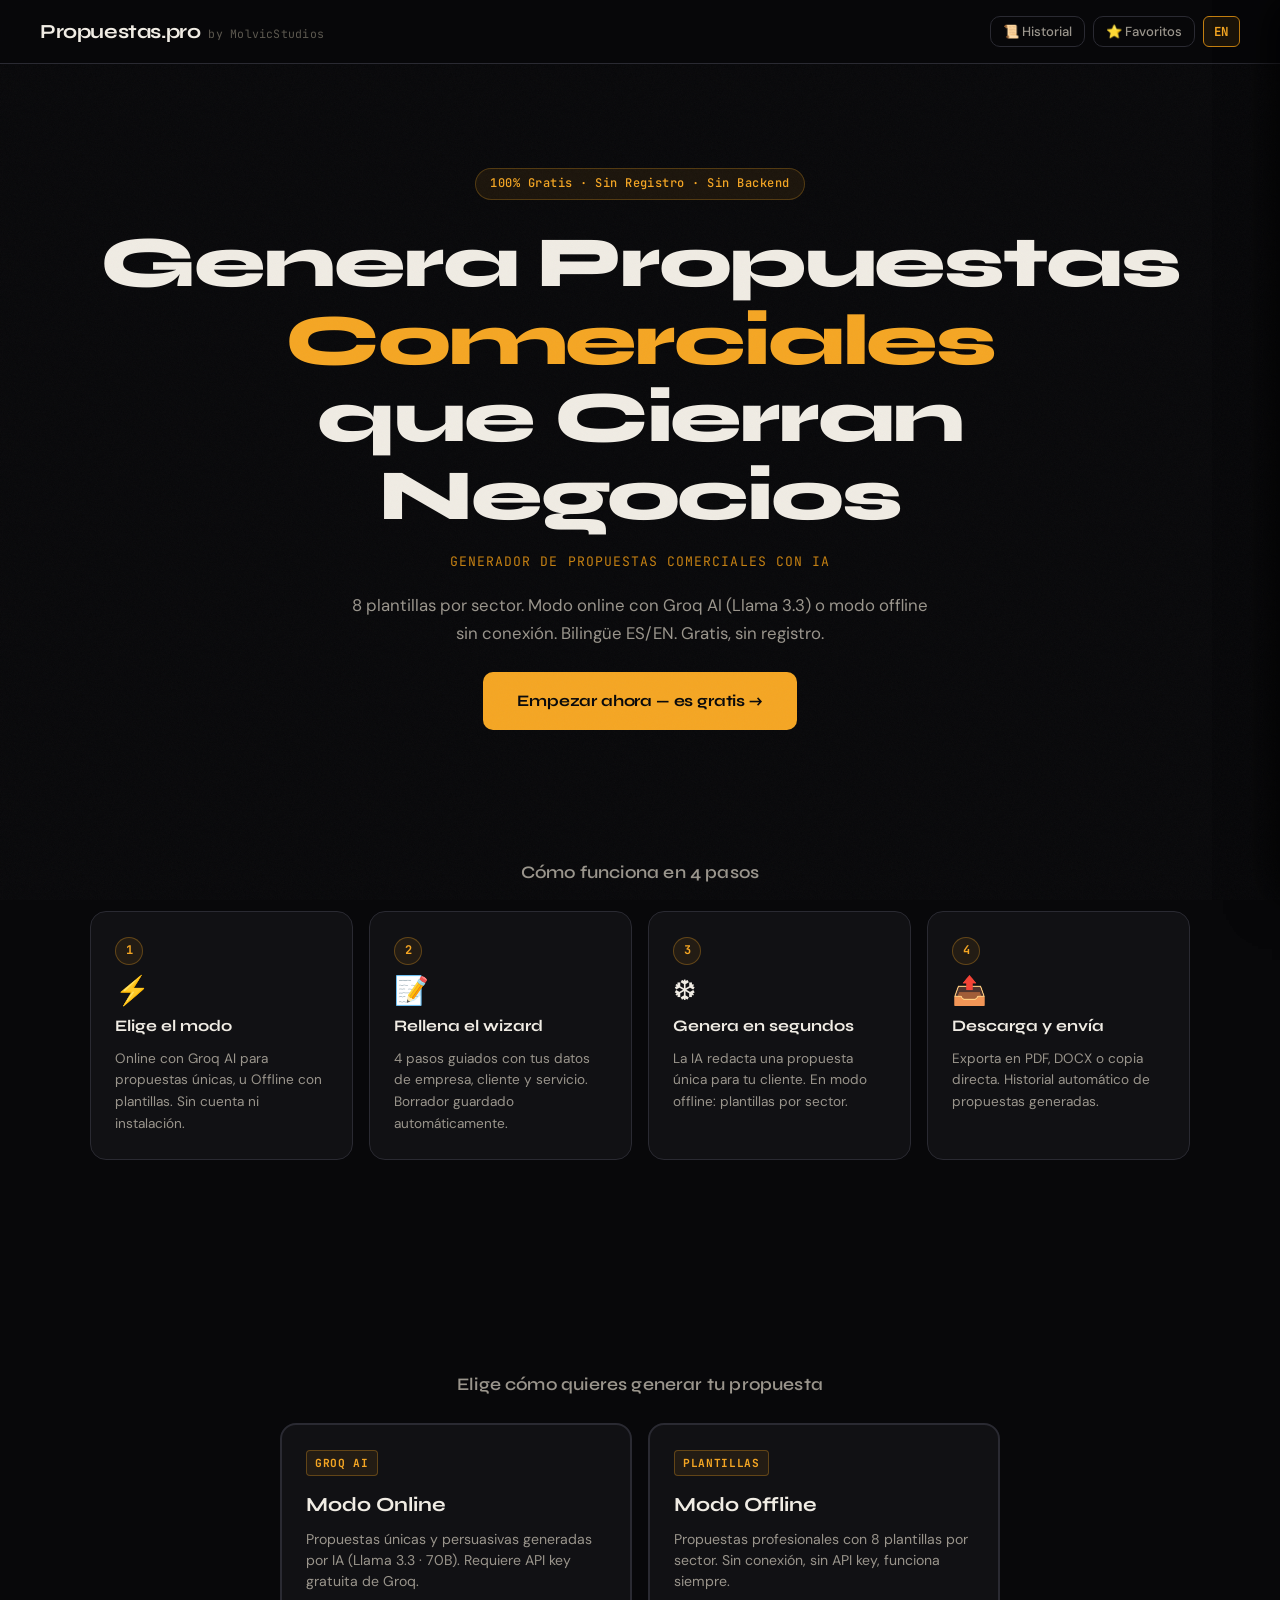
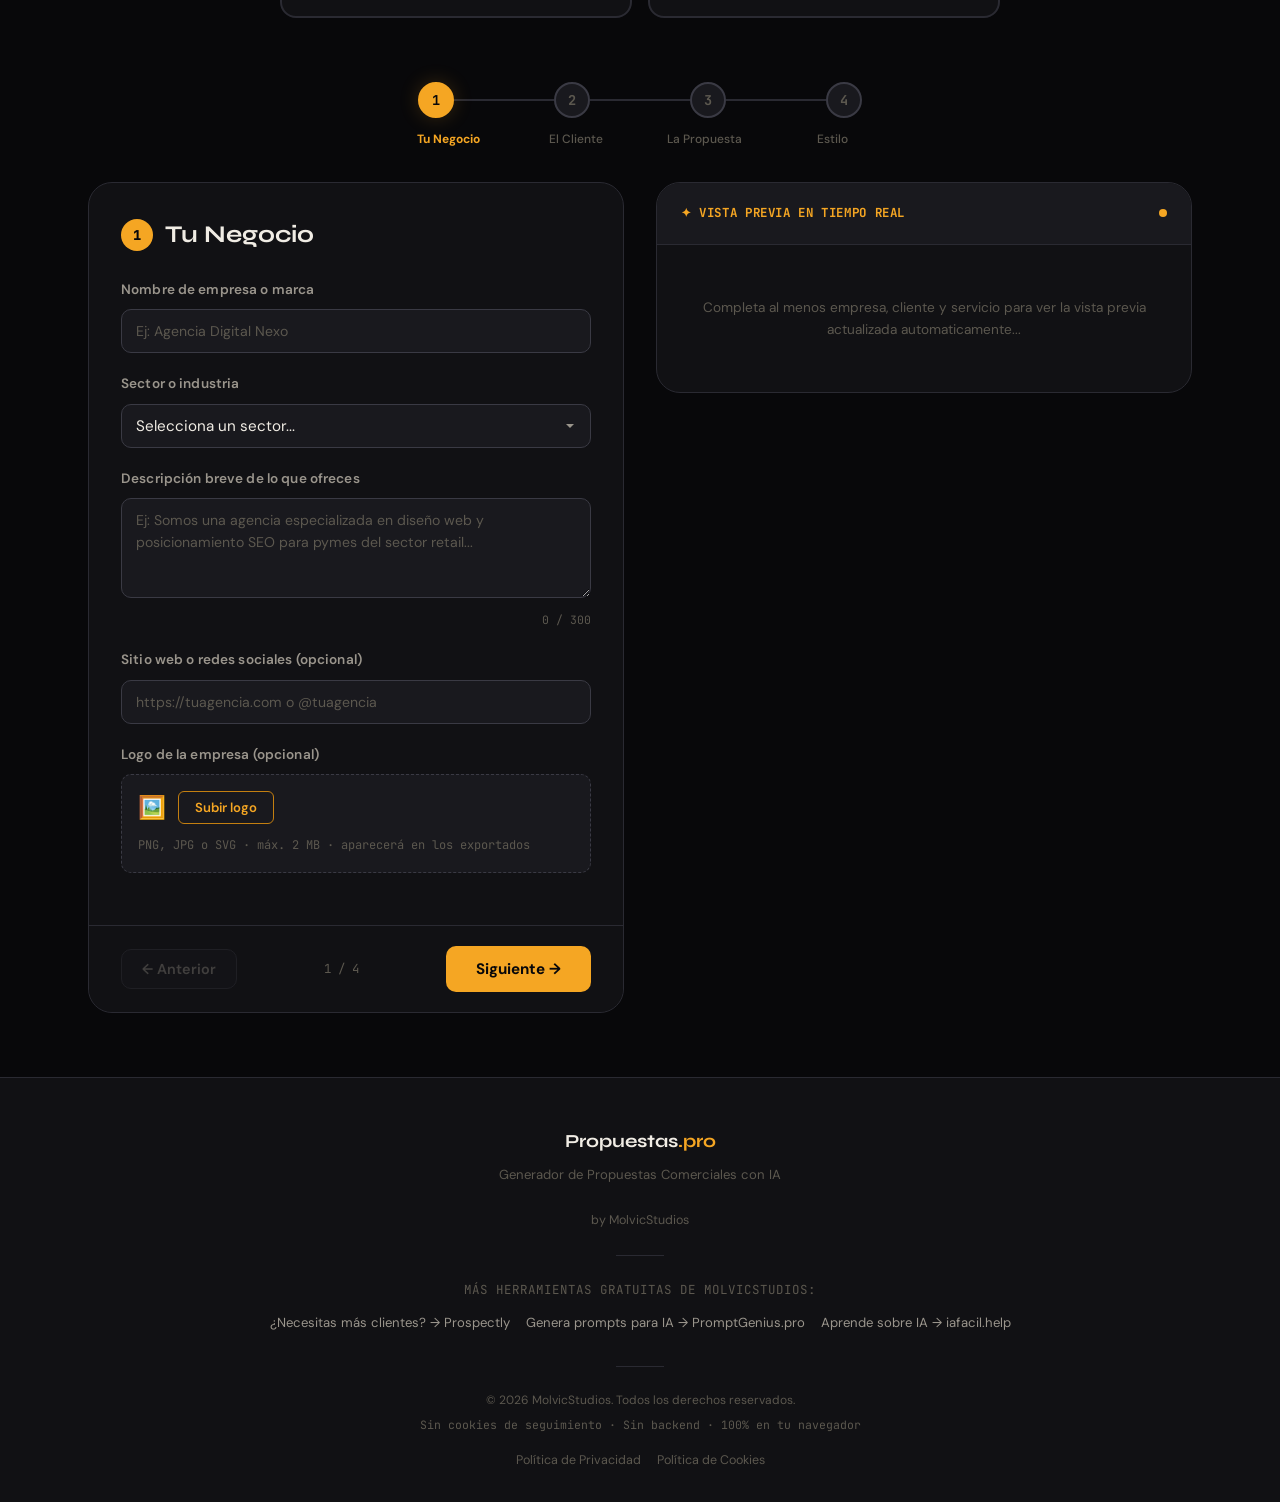
<file: index.html>
<!DOCTYPE html>
<html lang="es">
<head>
  <meta charset="UTF-8">
  <meta name="viewport" content="width=device-width, initial-scale=1.0">

  <!-- Primary SEO -->
  <title>Propuestas.pro — Generador de Propuestas Comerciales con IA | Gratis</title>
  <meta name="description" content="Crea propuestas comerciales, cotizaciones y one-pagers profesionales en minutos. 8 plantillas por sector, bilingüe ES/EN, con IA o sin conexión. Gratis, sin registro. Por MolvicStudios.">
  <meta name="keywords" content="generador de propuestas comerciales, crear cotización online gratis, plantilla propuesta comercial, hacer propuesta de servicios, generador de cotizaciones, business proposal generator, quote generator, MolvicStudios, propuestas con IA">
  <meta name="author" content="MolvicStudios">
  <meta name="robots" content="index, follow, max-image-preview:large, max-snippet:-1">
  <link rel="canonical" href="https://propuestas.pro/">

  <!-- Open Graph -->
  <meta property="og:type" content="website">
  <meta property="og:url" content="https://propuestas.pro/">
  <meta property="og:title" content="Propuestas.pro — Generador de Propuestas Comerciales con IA">
  <meta property="og:description" content="Crea propuestas comerciales profesionales en minutos. 8 plantillas por sector, bilingüe, gratis.">
  <meta property="og:image" content="https://propuestas.pro/og-image.png">
  <meta property="og:image:width" content="1200">
  <meta property="og:image:height" content="630">
  <meta property="og:site_name" content="Propuestas.pro by MolvicStudios">
  <meta property="og:locale" content="es_ES">
  <meta property="og:locale:alternate" content="en_US">

  <!-- Twitter Card -->
  <meta name="twitter:card" content="summary_large_image">
  <meta name="twitter:title" content="Propuestas.pro — Generador de Propuestas Comerciales con IA">
  <meta name="twitter:description" content="Propuestas comerciales profesionales en minutos. Gratis, bilingüe, sin registro.">
  <meta name="twitter:image" content="https://propuestas.pro/og-image.png">

  <!-- AdSense -->
  <meta name="google-adsense-account" content="ca-pub-1513893788851225">
  <script async src="https://pagead2.googlesyndication.com/pagead/js/adsbygoogle.js?client=ca-pub-1513893788851225"
          crossorigin="anonymous"></script>

  <!-- Theme -->
  <meta name="theme-color" content="#08080a">

  <!-- Favicon -->
  <link rel="icon" type="image/svg+xml" href="/favicon.svg">
  <link rel="icon" type="image/x-icon" href="/favicon.ico">

  <!-- DNS Prefetch para librerías de exportación (lazy-loaded) -->
  <link rel="dns-prefetch" href="https://cdnjs.cloudflare.com">
  <link rel="dns-prefetch" href="https://unpkg.com">

  <!-- Google Fonts -->
  <link rel="preconnect" href="https://fonts.googleapis.com">
  <link rel="preconnect" href="https://fonts.gstatic.com" crossorigin>
  <link href="https://fonts.googleapis.com/css2?family=Syne:wght@600;700;800&family=DM+Sans:wght@400;500;600;700&family=JetBrains+Mono:wght@400;500;700&display=optional" rel="stylesheet">

  <!-- Stylesheet -->
  <link rel="stylesheet" href="css/styles.css">

  <!-- JSON-LD Structured Data -->
  <script type="application/ld+json">
  {
    "@context": "https://schema.org",
    "@type": "WebApplication",
    "name": "Propuestas.pro",
    "alternateName": "Propuestas.pro by MolvicStudios",
    "url": "https://propuestas.pro/",
    "description": "Generador de propuestas comerciales profesionales con IA. 8 plantillas por sector, bilingüe ES/EN, gratis, sin registro.",
    "applicationCategory": "BusinessApplication",
    "operatingSystem": "Web",
    "offers": { "@type": "Offer", "price": "0", "priceCurrency": "USD" },
    "creator": { "@type": "Organization", "name": "MolvicStudios", "url": "https://molvicstudios.com/" },
    "inLanguage": ["es", "en"],
    "featureList": [
      "8 sector-specific proposal templates",
      "Online mode with Groq AI (Llama 3.3)",
      "Offline mode with advanced templates",
      "Bilingual interface (Spanish / English)",
      "Proposal history and favorites",
      "Real-time live preview",
      "Copy, download, and regenerate proposals",
      "Step-by-step wizard form"
    ]
  }
  </script>
</head>
<body>

  <!-- ─────────────────────────────────────────────────────────────────────
       NOSCRIPT
  ───────────────────────────────────────────────────────────────────────── -->
  <noscript>
    <div class="noscript-banner">
      <h2>JavaScript requerido / JavaScript required</h2>
      <p>
        Propuestas.pro requiere JavaScript para funcionar. Por favor actívalo en tu navegador.<br>
        <em>Propuestas.pro requires JavaScript to work. Please enable it in your browser.</em>
      </p>
    </div>
  </noscript>

  <!-- ─────────────────────────────────────────────────────────────────────
       NAVBAR
  ───────────────────────────────────────────────────────────────────────── -->
  <header>
    <nav class="navbar" role="navigation" aria-label="Navegación principal">
      <div class="navbar__inner">

        <!-- Logo -->
        <a href="/" class="navbar__brand" aria-label="Propuestas.pro — Inicio">
          <span class="navbar__logo" id="nav-logo">Propuestas<span>.pro</span></span>
          <span class="navbar__by" id="nav-by">by MolvicStudios</span>
        </a>

        <!-- Actions -->
        <div class="navbar__actions">
          <button class="btn-nav" id="btn-open-history" aria-label="Abrir historial de propuestas">
            📜 <span>Historial</span>
          </button>
          <button class="btn-nav" id="btn-open-favorites" aria-label="Abrir propuestas favoritas">
            ⭐ <span>Favoritos</span>
          </button>
          <button class="btn-lang" id="btn-lang" aria-label="Cambiar idioma">EN</button>
        </div>

      </div>
    </nav>
  </header>

  <!-- ─────────────────────────────────────────────────────────────────────
       MAIN
  ───────────────────────────────────────────────────────────────────────── -->
  <main>
    <div class="container">

      <!-- ══════════════════════════════════════════════════
           HERO
      ══════════════════════════════════════════════════ -->
      <section id="hero" aria-labelledby="hero-heading">
        <div class="hero__badge" id="hero-badge">100% Gratis · Sin Registro · Sin Backend</div>
        <h1 class="hero__title" id="hero-heading">
          <span id="hero-title-1">Genera Propuestas</span>
          <br>
          <span class="accent" id="hero-title-accent">Comerciales</span>
          <br>
          <span id="hero-title-2">que Cierran Negocios</span>
        </h1>
        <p class="hero__tagline" id="hero-tagline">Generador de Propuestas Comerciales con IA</p>
        <p class="hero__desc" id="hero-desc">
          8 plantillas por sector. Modo online con Groq AI (Llama 3.3) o modo offline sin conexión. Bilingüe ES/EN. Gratis, sin registro.
        </p>
        <a href="#mode-section" class="hero__cta" id="hero-cta">Empezar ahora — es gratis →</a>
      </section>


      <!-- ══════════════════════════════════════════════════
           CÓMO FUNCIONA
      ══════════════════════════════════════════════════ -->
      <section id="how-it-works" aria-labelledby="hiw-heading">
        <h2 class="section-heading" id="hiw-heading">Cómo funciona en 4 pasos</h2>
        <div class="hiw__grid">

          <div class="hiw__step fade-up fade-up-1">
            <div class="hiw__step-n" aria-hidden="true">1</div>
            <div class="hiw__step-icon" aria-hidden="true">⚡</div>
            <h3 class="hiw__step-title" id="hiw-s1-title">Elige el modo</h3>
            <p class="hiw__step-desc" id="hiw-s1-desc">Online con Groq AI para propuestas únicas, u Offline con plantillas. Sin cuenta ni instalación.</p>
          </div>

          <div class="hiw__step fade-up fade-up-2">
            <div class="hiw__step-n" aria-hidden="true">2</div>
            <div class="hiw__step-icon" aria-hidden="true">📝</div>
            <h3 class="hiw__step-title" id="hiw-s2-title">Rellena el wizard</h3>
            <p class="hiw__step-desc" id="hiw-s2-desc">4 pasos guiados con tus datos de empresa, cliente y servicio. Borrador guardado automáticamente.</p>
          </div>

          <div class="hiw__step fade-up fade-up-3">
            <div class="hiw__step-n" aria-hidden="true">3</div>
            <div class="hiw__step-icon" aria-hidden="true">❆</div>
            <h3 class="hiw__step-title" id="hiw-s3-title">Genera en segundos</h3>
            <p class="hiw__step-desc" id="hiw-s3-desc">La IA redacta una propuesta única para tu cliente. En modo offline: plantillas por sector.</p>
          </div>

          <div class="hiw__step fade-up fade-up-4">
            <div class="hiw__step-n" aria-hidden="true">4</div>
            <div class="hiw__step-icon" aria-hidden="true">📤</div>
            <h3 class="hiw__step-title" id="hiw-s4-title">Descarga y envía</h3>
            <p class="hiw__step-desc" id="hiw-s4-desc">Exporta en PDF, DOCX o copia directa. Historial automático de propuestas generadas.</p>
          </div>

        </div><!-- /.hiw__grid -->
      </section><!-- /#how-it-works -->


      <!-- ── AD: Entre how-it-works y el selector de modo ───────────────────
           ⚠ Reemplaza data-ad-slot con el ID de bloque real de tu panel AdSense.
      ───────────────────────────────────────────────────────────── -->
      <div class="ad-unit" aria-label="Publicidad" role="complementary">
        <ins class="adsbygoogle"
             style="display:block"
             data-ad-client="ca-pub-1513893788851225"
             data-ad-slot="REEMPLAZAR_CON_ID_BLOQUE"
             data-ad-format="auto"
             data-full-width-responsive="true"></ins>
        <script>(adsbygoogle = window.adsbygoogle || []).push({});</script>
      </div>


      <!-- ══════════════════════════════════════════════════
           MODE SELECTOR
      ══════════════════════════════════════════════════ -->
      <section id="mode-section" aria-labelledby="mode-heading">
        <p class="section-heading" id="mode-heading">Elige cómo quieres generar tu propuesta</p>

        <div class="mode-cards">

          <!-- Online Card -->
          <div class="mode-card" id="card-online" role="button" tabindex="0" aria-pressed="false"
               aria-label="Seleccionar Modo Online con Groq AI">
            <div class="mode-card__tag" id="card-online-tag">Groq AI</div>
            <div class="mode-card__title" id="card-online-title">Modo Online</div>
            <div class="mode-card__desc" id="card-online-desc">
              Propuestas únicas y persuasivas generadas por IA (Llama 3.3 · 70B). Requiere API key gratuita de Groq.
            </div>
            <div class="mode-card__active-badge" id="card-online-badge">✓ Modo Online Activo</div>
          </div>

          <!-- Offline Card -->
          <div class="mode-card" id="card-offline" role="button" tabindex="0" aria-pressed="false"
               aria-label="Seleccionar Modo Offline con plantillas">
            <div class="mode-card__tag" id="card-offline-tag">Plantillas</div>
            <div class="mode-card__title" id="card-offline-title">Modo Offline</div>
            <div class="mode-card__desc" id="card-offline-desc">
              Propuestas profesionales con 8 plantillas por sector. Sin conexión, sin API key, funciona siempre.
            </div>
            <div class="mode-card__active-badge" id="card-offline-badge">✓ Modo Offline Activo</div>
          </div>

        </div><!-- /.mode-cards -->

        <!-- ─── API KEY PANEL (shown when Online is selected) ─────── -->
        <div id="api-panel" class="hidden" aria-live="polite">

          <h2 class="api-panel__heading" id="api-panel-heading">Configuración de Groq AI</h2>

          <div class="api-key-row">
            <label class="sr-only" for="api-key-input" id="label-api-key">API Key de Groq</label>
            <input
              type="password"
              id="api-key-input"
              class="api-key-input"
              placeholder="gsk_..."
              autocomplete="off"
              spellcheck="false"
              aria-describedby="api-key-note"
            >
            <button class="btn-save-key" id="btn-save-key">Guardar key</button>
          </div>

          <p class="api-key-note" id="api-key-note">
            🔒 Tu key se guarda solo en sessionStorage de tu navegador. Nunca se envía a nuestros servidores.
          </p>

          <a
            href="https://console.groq.com/keys"
            target="_blank"
            rel="noopener noreferrer"
            class="api-key-link"
            id="api-key-link"
          >Obtén tu key gratis →</a>

          <div class="model-select-row">
            <label class="model-select-label" for="model-select" id="model-label">Modelo de IA:</label>
            <select class="model-select" id="model-select" aria-label="Seleccionar modelo de IA">
              <option value="llama-3.3-70b-versatile">Llama 3.3 70B — Potente (recomendado)</option>
              <option value="llama-3.1-8b-instant">Llama 3.1 8B — Rápido</option>
            </select>
          </div>

          <!-- Groq FAQ Accordion -->
          <div class="groq-faq" id="groq-faq">
            <button class="groq-faq__toggle" id="groq-faq-toggle" aria-expanded="false" aria-controls="groq-faq-body">
              <span id="groq-faq-title">¿Qué es la API de Groq y cómo la consigo?</span>
              <span class="groq-faq__caret" aria-hidden="true">▼</span>
            </button>
            <div class="groq-faq__body" id="groq-faq-body" role="region">
              <ol class="groq-faq__steps" id="groq-faq-steps">
                <li class="groq-faq__step">
                  <span class="groq-faq__step-n">1</span>
                  <span class="groq-faq__step-text">Ve a console.groq.com/keys y crea una cuenta gratuita.</span>
                </li>
                <li class="groq-faq__step">
                  <span class="groq-faq__step-n">2</span>
                  <span class="groq-faq__step-text">Haz clic en "Create API Key" para generar tu key personal.</span>
                </li>
                <li class="groq-faq__step">
                  <span class="groq-faq__step-n">3</span>
                  <span class="groq-faq__step-text">Copia la key (comienza con gsk_) y pégala en el campo de arriba.</span>
                </li>
                <li class="groq-faq__step">
                  <span class="groq-faq__step-n">4</span>
                  <span class="groq-faq__step-text">¡Listo! Genera propuestas profesionales con IA de forma completamente gratuita.</span>
                </li>
              </ol>
            </div>
          </div><!-- /.groq-faq -->

        </div><!-- /#api-panel -->
      </section><!-- /#mode-section -->


      <!-- ══════════════════════════════════════════════════
           WIZARD
      ══════════════════════════════════════════════════ -->
      <section id="wizard-section" aria-labelledby="wizard-heading">
        <h2 class="sr-only" id="wizard-heading">Formulario de propuesta comercial</h2>

        <!-- Progress bar -->
        <div class="wizard-progress" role="progressbar" aria-valuenow="1" aria-valuemin="1" aria-valuemax="4" aria-label="Progreso del formulario">
          <div class="wizard-steps-bar">

            <div class="step-dot active" data-step="1">
              <div class="step-dot__num">1</div>
            </div>
            <div class="step-dot__connector"></div>
            <div class="step-dot" data-step="2">
              <div class="step-dot__num">2</div>
            </div>
            <div class="step-dot__connector"></div>
            <div class="step-dot" data-step="3">
              <div class="step-dot__num">3</div>
            </div>
            <div class="step-dot__connector"></div>
            <div class="step-dot" data-step="4">
              <div class="step-dot__num">4</div>
            </div>

          </div><!-- /.wizard-steps-bar -->

          <div class="wizard-step-label" aria-hidden="true">
            <span class="step-label-item active">Tu Negocio</span>
            <span class="step-label-item">El Cliente</span>
            <span class="step-label-item">La Propuesta</span>
            <span class="step-label-item">Estilo</span>
          </div>
        </div><!-- /.wizard-progress -->


        <!-- Wizard main (form + live preview) -->
        <div class="wizard-main">

          <!-- Left: Form Panel -->
          <div class="wizard-form-panel" role="form" aria-label="Formulario de propuesta">

            <!-- ─── STEP 1: Tu Negocio ───────────────────── -->
            <div class="wizard-step active" id="step-1" data-step-num="1">
              <h3 class="wizard-step__heading" data-step="1" id="step1-heading">Tu Negocio</h3>

              <!-- Company name -->
              <div class="form-group">
                <label class="form-label" for="company-input" id="label-company">Nombre de empresa o marca *</label>
                <input
                  type="text"
                  id="company-input"
                  class="form-input"
                  placeholder="Ej: Agencia Digital Nexo"
                  maxlength="120"
                  required
                  aria-required="true"
                >
                <span class="form-error" role="alert"></span>
              </div>

              <!-- Sector -->
              <div class="form-group">
                <label class="form-label" for="sector-select" id="label-sector">Sector o industria *</label>
                <select id="sector-select" class="form-select" required aria-required="true">
                  <option value="">Selecciona un sector...</option>
                  <option value="webdev">Desarrollo Web / App</option>
                  <option value="marketing">Marketing Digital</option>
                  <option value="consulting">Consultoría</option>
                  <option value="design">Diseño Gráfico</option>
                  <option value="ecommerce">E-commerce</option>
                  <option value="education">Educación / Formación</option>
                  <option value="services">Servicios Profesionales</option>
                  <option value="custom">Otro (personalizado)</option>
                </select>
                <span class="form-error" role="alert"></span>
              </div>

              <!-- Description -->
              <div class="form-group">
                <label class="form-label" for="desc-textarea" id="label-desc">Descripción breve de lo que ofreces *</label>
                <textarea
                  id="desc-textarea"
                  class="form-textarea"
                  rows="3"
                  maxlength="300"
                  placeholder="Ej: Somos una agencia especializada en diseño web y posicionamiento SEO para pymes del sector retail..."
                  required
                  aria-required="true"
                  aria-describedby="desc-counter"
                ></textarea>
                <div class="char-counter" id="desc-counter" aria-live="polite">0 / 300</div>
                <span class="form-error" role="alert"></span>
              </div>

              <!-- Website -->
              <div class="form-group">
                <label class="form-label" for="website-input" id="label-website">Sitio web o redes sociales (opcional)</label>
                <input
                  type="text"
                  id="website-input"
                  class="form-input"
                  placeholder="https://tuagencia.com o @tuagencia"
                  maxlength="200"
                >
              </div>

              <!-- Logo -->
              <div class="form-group">
                <label class="form-label" id="label-logo">Logo de la empresa (opcional)</label>
                <div class="logo-upload-area" id="logo-upload-area">
                  <img class="logo-preview hidden" id="logo-preview" alt="Logo de la empresa">
                  <div class="logo-upload-placeholder" id="logo-upload-placeholder">
                    <span class="logo-upload-icon">🖼️</span>
                    <button class="btn-logo-upload" id="btn-logo-upload" type="button">Subir logo</button>
                    <span class="logo-upload-hint" id="logo-upload-hint">PNG, JPG o SVG · máx. 2 MB · aparecerá en los exportados</span>
                  </div>
                  <button class="btn-logo-remove hidden" id="btn-logo-remove" type="button" aria-label="Quitar logo">✕ Quitar logo</button>
                </div>
                <input type="file" id="logo-input" accept="image/png,image/jpeg,image/gif,image/webp,image/svg+xml" class="sr-only" aria-label="Subir logo de empresa">
              </div>

            </div><!-- /#step-1 -->


            <!-- ─── STEP 2: El Cliente ───────────────────── -->
            <div class="wizard-step" id="step-2" data-step-num="2">
              <h3 class="wizard-step__heading" data-step="2" id="step2-heading">El Cliente</h3>

              <!-- Client name -->
              <div class="form-group">
                <label class="form-label" for="client-name-input" id="label-client-name">Nombre del cliente o empresa *</label>
                <input
                  type="text"
                  id="client-name-input"
                  class="form-input"
                  placeholder="Ej: Corporación Horizonte S.A."
                  maxlength="120"
                  required
                  aria-required="true"
                >
                <span class="form-error" role="alert"></span>
              </div>

              <!-- Client role -->
              <div class="form-group">
                <label class="form-label" for="client-role-input" id="label-client-role">Cargo del contacto (opcional)</label>
                <input
                  type="text"
                  id="client-role-input"
                  class="form-input"
                  placeholder="Ej: Director General, CMO, Fundador"
                  maxlength="100"
                >
              </div>

              <!-- Client need -->
              <div class="form-group">
                <label class="form-label" for="client-need-textarea" id="label-client-need">Problema o necesidad específica del cliente *</label>
                <textarea
                  id="client-need-textarea"
                  class="form-textarea"
                  rows="4"
                  maxlength="500"
                  placeholder="Describe el reto o necesidad específica que tiene el cliente y que tú vas a resolver con tu servicio..."
                  required
                  aria-required="true"
                  aria-describedby="client-need-counter"
                ></textarea>
                <div class="char-counter" id="client-need-counter" aria-live="polite">0 / 500</div>
                <span class="form-error" role="alert"></span>
              </div>

            </div><!-- /#step-2 -->


            <!-- ─── STEP 3: La Propuesta ─────────────────── -->
            <div class="wizard-step" id="step-3" data-step-num="3">
              <h3 class="wizard-step__heading" data-step="3" id="step3-heading">La Propuesta</h3>

              <!-- Doc type -->
              <div class="form-group">
                <label class="form-label" for="doc-type-select" id="label-doc-type">Tipo de documento *</label>
                <select id="doc-type-select" class="form-select">
                  <option value="full">Propuesta completa</option>
                  <option value="quote">Cotización rápida</option>
                  <option value="onepager">One-pager</option>
                  <option value="followup">Email de seguimiento</option>
                </select>
              </div>

              <!-- Service -->
              <div class="form-group">
                <label class="form-label" for="service-textarea" id="label-service">Servicio o producto que ofreces *</label>
                <textarea
                  id="service-textarea"
                  class="form-textarea"
                  rows="3"
                  placeholder="Describe en detalle el servicio o producto que vas a ofrecer al cliente..."
                  required
                  aria-required="true"
                ></textarea>
                <span class="form-error" role="alert"></span>
              </div>

              <!-- Price + currency -->
              <div class="form-group">
                <label class="form-label" id="label-price">Precio o rango de precios *</label>
                <div class="price-row">
                  <select id="currency-select" class="form-select" aria-label="Moneda" style="width:100px">
                    <option value="USD">USD</option>
                    <option value="EUR">EUR</option>
                    <option value="MXN">MXN</option>
                    <option value="COP">COP</option>
                    <option value="ARS">ARS</option>
                    <option value="CLP">CLP</option>
                    <option value="PEN">PEN</option>
                  </select>
                  <input
                    type="text"
                    id="price-input"
                    class="form-input"
                    placeholder="Ej: 2,500 · Desde 1,000 · 50/hora"
                    required
                    aria-required="true"
                  >
                </div>
                <span class="form-error" role="alert"></span>
              </div>

              <!-- Delivery -->
              <div class="form-group">
                <label class="form-label" for="delivery-input" id="label-delivery">Plazo de entrega estimado</label>
                <input
                  type="text"
                  id="delivery-input"
                  class="form-input"
                  placeholder="Ej: 4-6 semanas"
                  maxlength="80"
                >
              </div>

              <!-- Differentiators -->
              <div class="form-group">
                <label class="form-label" for="differ-textarea" id="label-differ">Diferenciadores clave</label>
                <textarea
                  id="differ-textarea"
                  class="form-textarea"
                  rows="3"
                  placeholder="¿Qué te hace diferente de la competencia? Lista tus ventajas principales, metodología, experiencia..."
                ></textarea>
              </div>

              <!-- Guarantee -->
              <div class="form-group">
                <label class="form-label" for="guarantee-input" id="label-guarantee">Garantía o política de satisfacción (opcional)</label>
                <input
                  type="text"
                  id="guarantee-input"
                  class="form-input"
                  placeholder="Ej: 30 días de soporte post-entrega incluidos sin costo adicional"
                  maxlength="200"
                >
              </div>

            </div><!-- /#step-3 -->


            <!-- ─── STEP 4: Estilo y Opciones ────────────── -->
            <div class="wizard-step" id="step-4" data-step-num="4">
              <h3 class="wizard-step__heading" data-step="4" id="step4-heading">Estilo y Opciones</h3>

              <!-- Tone -->
              <div class="form-group">
                <label class="form-label" id="label-tone">Tono de la propuesta</label>
                <div class="toggle-group" role="group" aria-labelledby="label-tone">
                  <button class="toggle-btn tone-btn active" data-tone="formal" type="button">Formal</button>
                  <button class="toggle-btn tone-btn" data-tone="friendly" type="button">Cercano</button>
                  <button class="toggle-btn tone-btn" data-tone="technical" type="button">Técnico</button>
                  <button class="toggle-btn tone-btn" data-tone="persuasive" type="button">Persuasivo</button>
                </div>
              </div>

              <!-- Language of proposal -->
              <div class="form-group">
                <label class="form-label" id="label-lang-prop">Idioma de la propuesta</label>
                <div class="lang-toggle-group toggle-group" role="group" aria-labelledby="label-lang-prop">
                  <button class="toggle-btn lang-btn active" data-lang="es" type="button">🇪🇸 Español</button>
                  <button class="toggle-btn lang-btn" data-lang="en" type="button">🇺🇸 English</button>
                </div>
              </div>

              <!-- Optional sections -->
              <div class="form-group">
                <label class="form-label" id="label-sections">Secciones adicionales (opcional)</label>
                <div class="checkbox-group" role="group" aria-labelledby="label-sections">

                  <label class="checkbox-item">
                    <input type="checkbox" class="section-check" data-section="testimonials" id="check-testimonials">
                    <span class="section-label checkbox-item__label" data-section="testimonials">Testimonios / Casos de éxito</span>
                  </label>

                  <label class="checkbox-item">
                    <input type="checkbox" class="section-check" data-section="pricing" id="check-pricing">
                    <span class="section-label checkbox-item__label" data-section="pricing">Tabla de precios detallada</span>
                  </label>

                  <label class="checkbox-item">
                    <input type="checkbox" class="section-check" data-section="timeline" id="check-timeline">
                    <span class="section-label checkbox-item__label" data-section="timeline">Timeline / Fases del proyecto</span>
                  </label>

                  <label class="checkbox-item">
                    <input type="checkbox" class="section-check" data-section="faq" id="check-faq">
                    <span class="section-label checkbox-item__label" data-section="faq">Preguntas frecuentes (FAQ)</span>
                  </label>

                </div>
              </div>

            </div><!-- /#step-4 -->


            <!-- ─── Wizard Navigation ─────────────────────── -->
            <div class="wizard-nav">
              <button class="btn-prev" id="btn-prev" disabled aria-label="Paso anterior">
                <span id="btn-prev-text">← Anterior</span>
              </button>

              <span class="wizard-step-info" id="wizard-step-info" aria-live="polite">1 / 4</span>

              <button class="btn-next" id="btn-next" aria-label="Siguiente paso">
                <span id="btn-next-text">Siguiente →</span>
              </button>

              <button class="btn-generate hidden" id="btn-generate" aria-label="Generar propuesta comercial">
                <span id="btn-generate-text">✦ Generar Propuesta</span>
              </button>
            </div>

          </div><!-- /.wizard-form-panel -->


          <!-- Right: Live Preview Panel -->
          <aside class="live-preview-panel" id="live-preview-panel" aria-label="Vista previa en tiempo real" aria-live="polite">

            <div class="live-preview-panel__header">
              <span class="live-preview-panel__title" id="live-preview-title">✦ Vista Previa en Tiempo Real</span>
              <span class="live-preview-dot" aria-hidden="true"></span>
            </div>

            <div class="live-preview-content">
              <p class="live-preview-empty" id="live-preview-empty">
                Completa al menos empresa, cliente y servicio para ver la vista previa actualizada automáticamente...
              </p>
              <pre class="live-preview-pre hidden" id="live-preview-pre" aria-label="Contenido de la vista previa"></pre>
            </div>

          </aside><!-- /.live-preview-panel -->

        </div><!-- /.wizard-main -->

      </section><!-- /#wizard-section -->


      <!-- ══════════════════════════════════════════════════
           RESULT PANEL
      ══════════════════════════════════════════════════ -->
      <section id="result-section" class="hidden" aria-labelledby="result-title">

        <div class="result-panel">

          <!-- Header -->
          <div class="result-panel__header">
            <h2 class="result-panel__title" id="result-title">Tu Propuesta Comercial</h2>
            <div class="result-panel__header-right">
              <span class="result-badge offline" id="result-badge">📄 Generada offline</span>
              <button class="btn-favorite" id="btn-favorite" aria-label="Guardar en favoritos" aria-pressed="false">
                <span id="btn-favorite-text">☆ Guardar en favoritos</span>
              </button>
            </div>
          </div>

          <!-- Actions row -->
          <div class="result-actions" id="result-actions">
            <button class="btn-action" id="btn-copy" aria-label="Copiar propuesta al portapapeles">
              <span>⎘ Copiar</span>
            </button>
            <button class="btn-action" id="btn-download" aria-label="Descargar propuesta como archivo de texto">
              <span>↓ Descargar .txt</span>
            </button>            <button class="btn-action" id="btn-download-docx" aria-label="Exportar propuesta como DOCX">
              <span>📄 Exportar DOCX</span>
            </button>
            <button class="btn-action" id="btn-download-pdf" aria-label="Exportar propuesta como PDF">
              <span>📅 Exportar PDF</span>
            </button>            <button class="btn-action" id="btn-regenerate" aria-label="Regenerar propuesta">
              <span>↺ Regenerar</span>
            </button>
            <button class="btn-action" id="btn-new" aria-label="Crear nueva propuesta">
              <span>+ Nueva propuesta</span>
            </button>
            <button class="btn-action" id="btn-share" aria-label="Compartir propuesta">
              <span id="btn-share-text">↑ Compartir</span>
            </button>
          </div>

          <!-- Variants row -->
          <div class="result-variants" role="group" aria-label="Variantes de la propuesta">
            <span class="variants-label" id="variants-label">Variantes rápidas:</span>
            <button class="variant-chip" data-variant="formal">Más formal</button>
            <button class="variant-chip" data-variant="persuasive">Más persuasivo</button>
            <button class="variant-chip" data-variant="shorter">Más corto</button>
            <button class="variant-chip" data-variant="guarantee">Añadir garantía</button>
          </div>

          <!-- ── AD: In-content (panel de resultado) ──────────────────────────
               ⚠ Reemplaza data-ad-slot con el ID de bloque real de tu panel AdSense.
          ───────────────────────────────────────────────────────── -->
          <div class="ad-unit ad-unit--incontent" id="ad-incontent" aria-label="Publicidad" role="complementary">
            <ins class="adsbygoogle"
                 style="display:block"
                 data-ad-client="ca-pub-1513893788851225"
                 data-ad-slot="REEMPLAZAR_CON_ID_BLOQUE"
                 data-ad-format="auto"
                 data-full-width-responsive="true"></ins>
          </div>

          <!-- Proposal content area -->
          <div class="result-content-wrap">

            <!-- Skeleton loader -->
            <div class="skeleton-loader" id="skeleton-loader">
              <div class="skeleton-loader__title">
                <div class="skeleton-spinner" aria-hidden="true"></div>
                <span id="skeleton-title">Generando tu propuesta...</span>
              </div>
              <p style="font-size:0.8rem;color:var(--text-muted);margin-bottom:16px;" id="skeleton-desc">
                La IA está redactando una propuesta única y persuasiva para tu cliente. Espera un momento...
              </p>
              <div class="skeleton-line"></div>
              <div class="skeleton-line"></div>
              <div class="skeleton-line"></div>
              <div class="skeleton-line"></div>
              <div class="skeleton-line"></div>
              <div class="skeleton-line"></div>
              <div class="skeleton-line"></div>
              <div class="skeleton-line"></div>
              <div class="skeleton-line"></div>
            </div>

            <!-- Generated proposal -->
            <pre
              class="proposal-pre hidden"
              id="proposal-pre"
              aria-label="Contenido de la propuesta generada"
              tabindex="0"
            ></pre>

          </div><!-- /.result-content-wrap -->

        </div><!-- /.result-panel -->

      </section><!-- /#result-section -->

    </div><!-- /.container -->
  </main><!-- /main -->


  <!-- ─────────────────────────────────────────────────────────────────────
       HISTORY PANEL (slide-in sidebar)
  ───────────────────────────────────────────────────────────────────────── -->
  <aside id="history-panel" class="side-panel" role="complementary" aria-label="Historial de propuestas">
    <div class="side-panel__header">
      <h2 class="side-panel__title" id="history-panel-title">📜 Historial de Propuestas</h2>
      <button class="btn-panel-close" id="btn-close-history" aria-label="Cerrar historial">✕</button>
    </div>
    <div class="side-panel__list" id="history-list" aria-live="polite">
      <p class="panel-empty">Aún no has generado propuestas. Cuando generes una, aparecerá aquí automáticamente.</p>
    </div>
    <div class="side-panel__footer">
      <button class="btn-clear-all" id="btn-clear-history">Borrar todo el historial</button>
    </div>
  </aside>


  <!-- ─────────────────────────────────────────────────────────────────────
       FAVORITES PANEL (slide-in sidebar)
  ───────────────────────────────────────────────────────────────────────── -->
  <aside id="favorites-panel" class="side-panel" role="complementary" aria-label="Propuestas favoritas">
    <div class="side-panel__header">
      <h2 class="side-panel__title" id="favorites-panel-title">⭐ Propuestas Favoritas</h2>
      <button class="btn-panel-close" id="btn-close-favorites" aria-label="Cerrar favoritos">✕</button>
    </div>
    <div class="side-panel__list" id="favorites-list" aria-live="polite">
      <p class="panel-empty">No tienes propuestas favoritas todavía. Marca una propuesta con ★ para guardarla aquí.</p>
    </div>
    <div class="side-panel__footer">
      <button class="btn-clear-all" id="btn-clear-favorites">Borrar todos los favoritos</button>
    </div>
  </aside>


  <!-- ─────────────────────────────────────────────────────────────────────
       OVERLAY
  ───────────────────────────────────────────────────────────────────────── -->
  <div id="overlay" aria-hidden="true"></div>


  <!-- ─────────────────────────────────────────────────────────────────────
       TOASTS
  ───────────────────────────────────────────────────────────────────────── -->
  <div class="draft-toast" id="draft-toast" role="status" aria-live="polite">✓ Borrador guardado</div>
  <div class="error-toast" id="error-toast" role="alert" aria-live="assertive"></div>


  <!-- ─────────────────────────────────────────────────────────────────────
       FOOTER
  ───────────────────────────────────────────────────────────────────────── -->
  <footer role="contentinfo">
    <div class="footer__inner">

      <div class="footer__brand" id="footer-brand">
        Propuestas<span class="accent">.pro</span>
      </div>
      <p class="footer__tagline" id="footer-tagline">Generador de Propuestas Comerciales con IA</p>
      <p style="font-size:0.78rem;color:var(--text-muted);margin-bottom:var(--sp-6);">by MolvicStudios</p>

      <div class="footer__divider"></div>

      <p class="footer__cross-promo-title" id="footer-promo-title">Más herramientas gratuitas de MolvicStudios:</p>
      <nav class="footer__cross-promo-links" id="footer-promo-links" aria-label="Herramientas de MolvicStudios">
        <a href="https://prospectly.pro" target="_blank" rel="noopener noreferrer">¿Necesitas más clientes? → Prospectly</a>
        <a href="https://promptgenius.pro" target="_blank" rel="noopener noreferrer">Genera prompts para IA → PromptGenius.pro</a>
        <a href="https://iafacil.help" target="_blank" rel="noopener noreferrer">Aprende sobre IA → iafacil.help</a>
      </nav>

      <div class="footer__divider"></div>

      <p class="footer__rights" id="footer-rights">© 2026 MolvicStudios. Todos los derechos reservados.</p>
      <p class="footer__disclaimer" id="footer-disclaimer">Sin cookies de seguimiento · Sin backend · 100% en tu navegador</p>

      <nav class="footer__legal" aria-label="Legal">
        <a href="privacy.html" id="footer-privacy-link">Política de Privacidad</a>
        <a href="cookies.html" id="footer-cookies-link">Política de Cookies</a>
      </nav>

    </div>
  </footer>


  <!-- ── Cookie Consent Banner ─────────────────────────────────────────── -->
  <div class="cookie-banner" id="cookie-banner" role="dialog" aria-label="Aviso de cookies" aria-live="polite">
    <div class="cookie-banner-content">
      <p id="cookie-text"></p>
      <div class="cookie-actions">
        <button class="btn-cookie-accept" id="cookie-accept"></button>
        <a href="cookies.html" class="btn-cookie-info" id="cookie-info"></a>
      </div>
    </div>
  </div>

  <!-- ── App Script (ES Module) ──────────────────────────────────────────────────────
       APP SCRIPT (ES Module)
  ─────────────────────────────────────────────────────────────────────────────────── -->
  <script type="module" src="js/app.js"></script>

</body>
</html>
</file>
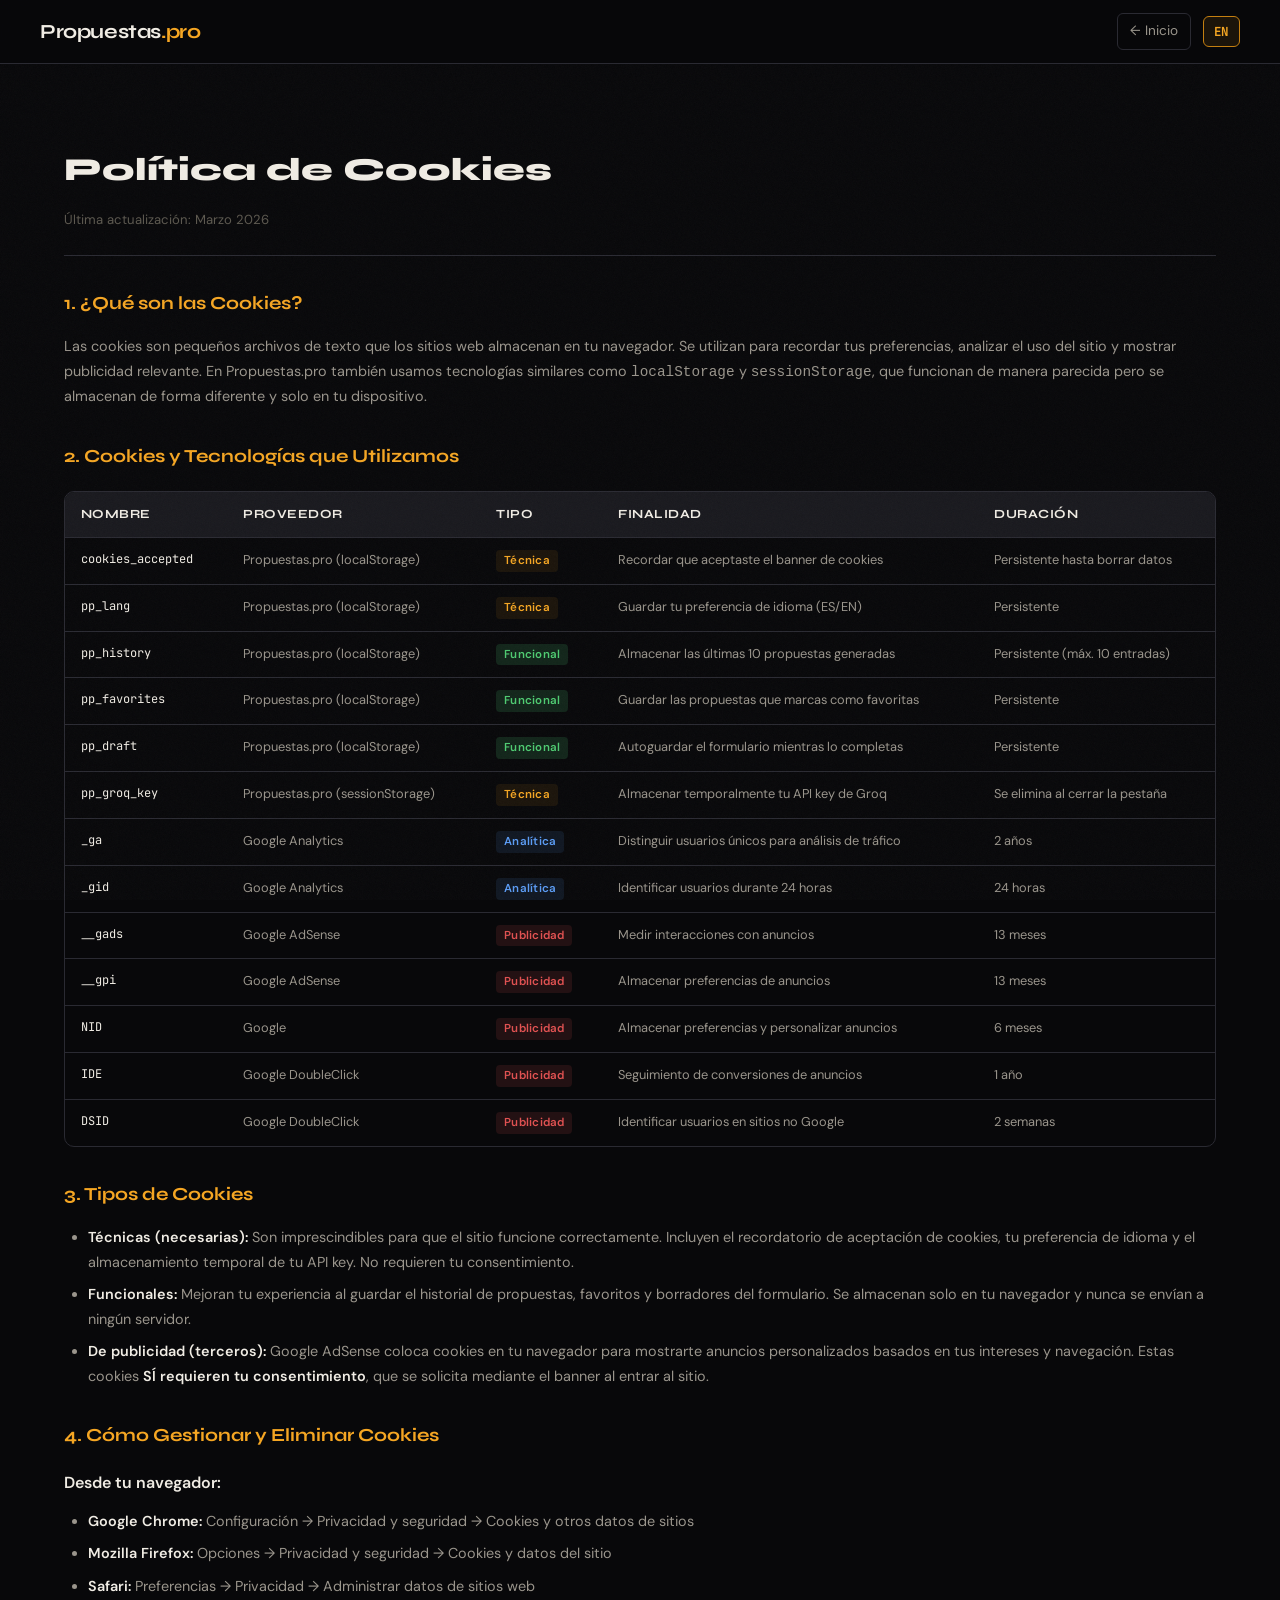
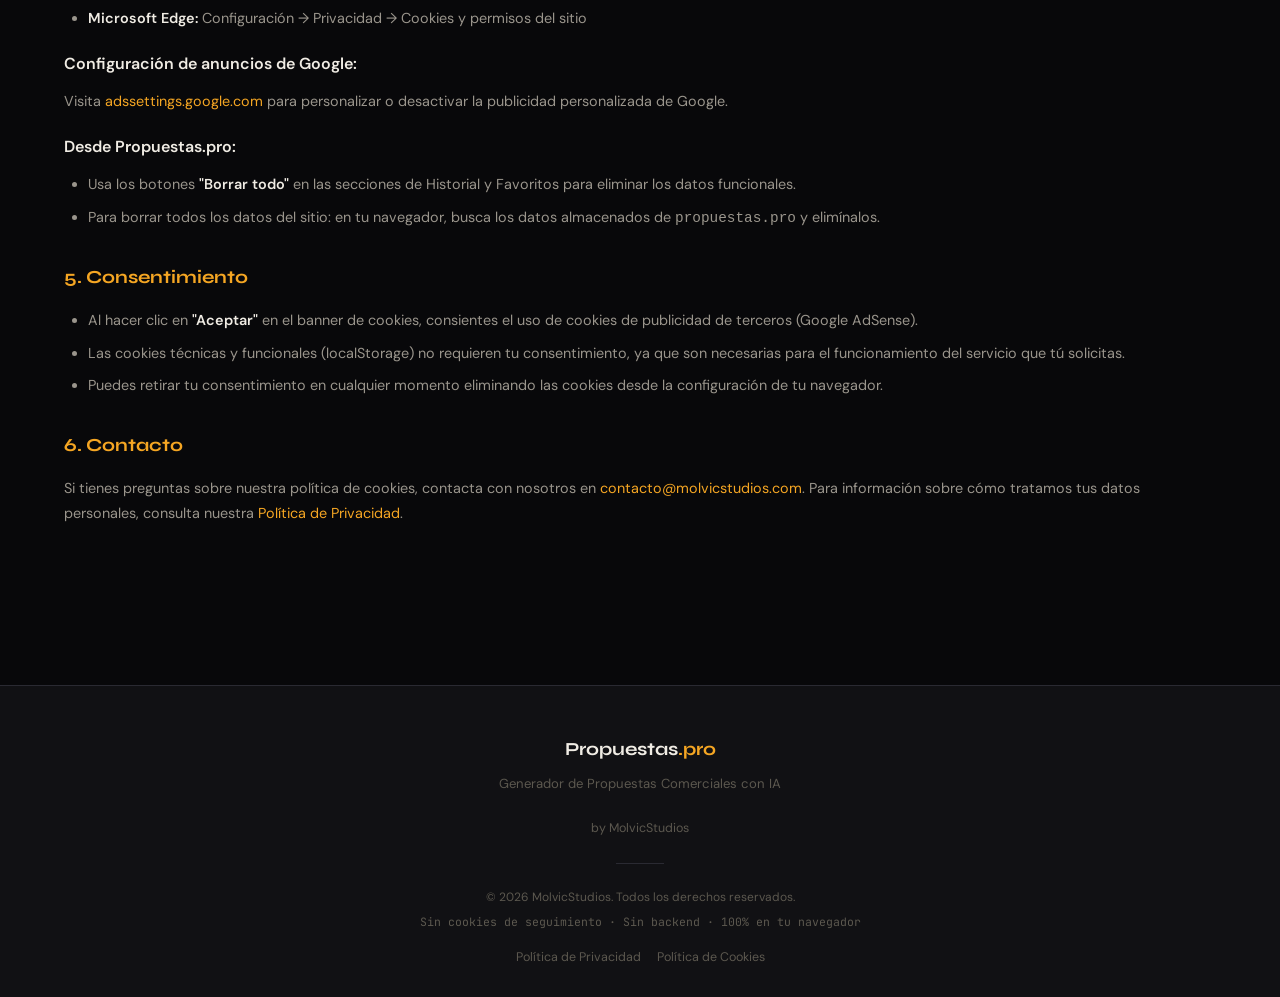
<file: cookies.html>
<!DOCTYPE html>
<html lang="es">
<head>
  <meta charset="UTF-8">
  <meta name="viewport" content="width=device-width, initial-scale=1.0">
  <title>Política de Cookies — Propuestas.pro</title>
  <meta name="description" content="Política de Cookies de Propuestas.pro. Información detallada sobre las cookies propias y de terceros que utilizamos.">
  <meta name="robots" content="noindex, follow">
  <meta name="google-adsense-account" content="ca-pub-1513893788851225">
  <link rel="canonical" href="https://propuestas.pro/cookies.html">

  <!-- Open Graph -->
  <meta property="og:type" content="website">
  <meta property="og:title" content="Política de Cookies — Propuestas.pro">
  <meta property="og:site_name" content="Propuestas.pro by MolvicStudios">

  <!-- Theme -->
  <meta name="theme-color" content="#08080a">

  <!-- Favicon -->
  <link rel="icon" type="image/svg+xml" href="/favicon.svg">
  <link rel="icon" type="image/x-icon" href="/favicon.ico">

  <!-- AdSense -->
  <script async src="https://pagead2.googlesyndication.com/pagead/js/adsbygoogle.js?client=ca-pub-1513893788851225"
          crossorigin="anonymous"></script>

  <!-- Google Fonts -->
  <link rel="preconnect" href="https://fonts.googleapis.com">
  <link rel="preconnect" href="https://fonts.gstatic.com" crossorigin>
  <link href="https://fonts.googleapis.com/css2?family=Syne:wght@600;700;800&family=DM+Sans:wght@400;500;600;700&family=JetBrains+Mono:wght@400;500;700&display=optional" rel="stylesheet">

  <!-- Stylesheet (same as index.html) -->
  <link rel="stylesheet" href="css/styles.css">
</head>
<body>

  <!-- ── NAVBAR ─────────────────────────────────────────────────────────── -->
  <header>
    <nav class="navbar navbar--simple" role="navigation" aria-label="Navegación">
      <div class="navbar__inner">
        <a href="/" class="navbar__brand" aria-label="Propuestas.pro — Inicio">
          <span class="navbar__logo">Propuestas<span>.pro</span></span>
        </a>
        <div class="navbar__actions">
          <a href="index.html" class="btn-nav-home" id="nav-home-link">← Inicio</a>
          <button class="btn-lang" id="btn-lang-legal" onclick="toggleLang()">EN</button>
        </div>
      </div>
    </nav>
  </header>

  <!-- ── CONTENT ────────────────────────────────────────────────────────── -->
  <main>
    <div class="container">

      <!-- ═══ ESPAÑOL ═══════════════════════════════════════════════════ -->
      <section class="legal-page" id="content-es">

        <h1>Política de Cookies</h1>
        <p class="legal-updated">Última actualización: Marzo 2026</p>

        <h2>1. ¿Qué son las Cookies?</h2>
        <p>
          Las cookies son pequeños archivos de texto que los sitios web almacenan en tu navegador.
          Se utilizan para recordar tus preferencias, analizar el uso del sitio y mostrar publicidad relevante.
          En Propuestas.pro también usamos tecnologías similares como <code>localStorage</code> y <code>sessionStorage</code>,
          que funcionan de manera parecida pero se almacenan de forma diferente y solo en tu dispositivo.
        </p>

        <h2>2. Cookies y Tecnologías que Utilizamos</h2>

        <div class="legal-table-wrap">
          <table class="legal-table">
            <thead>
              <tr>
                <th>Nombre</th>
                <th>Proveedor</th>
                <th>Tipo</th>
                <th>Finalidad</th>
                <th>Duración</th>
              </tr>
            </thead>
            <tbody>
              <tr>
                <td>cookies_accepted</td>
                <td>Propuestas.pro (localStorage)</td>
                <td><span class="legal-badge technical">Técnica</span></td>
                <td>Recordar que aceptaste el banner de cookies</td>
                <td>Persistente hasta borrar datos</td>
              </tr>
              <tr>
                <td>pp_lang</td>
                <td>Propuestas.pro (localStorage)</td>
                <td><span class="legal-badge technical">Técnica</span></td>
                <td>Guardar tu preferencia de idioma (ES/EN)</td>
                <td>Persistente</td>
              </tr>
              <tr>
                <td>pp_history</td>
                <td>Propuestas.pro (localStorage)</td>
                <td><span class="legal-badge functional">Funcional</span></td>
                <td>Almacenar las últimas 10 propuestas generadas</td>
                <td>Persistente (máx. 10 entradas)</td>
              </tr>
              <tr>
                <td>pp_favorites</td>
                <td>Propuestas.pro (localStorage)</td>
                <td><span class="legal-badge functional">Funcional</span></td>
                <td>Guardar las propuestas que marcas como favoritas</td>
                <td>Persistente</td>
              </tr>
              <tr>
                <td>pp_draft</td>
                <td>Propuestas.pro (localStorage)</td>
                <td><span class="legal-badge functional">Funcional</span></td>
                <td>Autoguardar el formulario mientras lo completas</td>
                <td>Persistente</td>
              </tr>
              <tr>
                <td>pp_groq_key</td>
                <td>Propuestas.pro (sessionStorage)</td>
                <td><span class="legal-badge technical">Técnica</span></td>
                <td>Almacenar temporalmente tu API key de Groq</td>
                <td>Se elimina al cerrar la pestaña</td>
              </tr>
              <tr>
                <td>_ga</td>
                <td>Google Analytics</td>
                <td><span class="legal-badge analytics">Analítica</span></td>
                <td>Distinguir usuarios únicos para análisis de tráfico</td>
                <td>2 años</td>
              </tr>
              <tr>
                <td>_gid</td>
                <td>Google Analytics</td>
                <td><span class="legal-badge analytics">Analítica</span></td>
                <td>Identificar usuarios durante 24 horas</td>
                <td>24 horas</td>
              </tr>
              <tr>
                <td>__gads</td>
                <td>Google AdSense</td>
                <td><span class="legal-badge advertising">Publicidad</span></td>
                <td>Medir interacciones con anuncios</td>
                <td>13 meses</td>
              </tr>
              <tr>
                <td>__gpi</td>
                <td>Google AdSense</td>
                <td><span class="legal-badge advertising">Publicidad</span></td>
                <td>Almacenar preferencias de anuncios</td>
                <td>13 meses</td>
              </tr>
              <tr>
                <td>NID</td>
                <td>Google</td>
                <td><span class="legal-badge advertising">Publicidad</span></td>
                <td>Almacenar preferencias y personalizar anuncios</td>
                <td>6 meses</td>
              </tr>
              <tr>
                <td>IDE</td>
                <td>Google DoubleClick</td>
                <td><span class="legal-badge advertising">Publicidad</span></td>
                <td>Seguimiento de conversiones de anuncios</td>
                <td>1 año</td>
              </tr>
              <tr>
                <td>DSID</td>
                <td>Google DoubleClick</td>
                <td><span class="legal-badge advertising">Publicidad</span></td>
                <td>Identificar usuarios en sitios no Google</td>
                <td>2 semanas</td>
              </tr>
            </tbody>
          </table>
        </div>

        <h2>3. Tipos de Cookies</h2>
        <ul>
          <li>
            <strong>Técnicas (necesarias):</strong> Son imprescindibles para que el sitio funcione correctamente.
            Incluyen el recordatorio de aceptación de cookies, tu preferencia de idioma y el almacenamiento
            temporal de tu API key. No requieren tu consentimiento.
          </li>
          <li>
            <strong>Funcionales:</strong> Mejoran tu experiencia al guardar el historial de propuestas,
            favoritos y borradores del formulario. Se almacenan solo en tu navegador y nunca se envían a
            ningún servidor.
          </li>
          <li>
            <strong>De publicidad (terceros):</strong> Google AdSense coloca cookies en tu navegador para
            mostrarte anuncios personalizados basados en tus intereses y navegación.
            Estas cookies <strong>SÍ requieren tu consentimiento</strong>, que se solicita mediante el banner
            al entrar al sitio.
          </li>
        </ul>

        <h2>4. Cómo Gestionar y Eliminar Cookies</h2>

        <h3>Desde tu navegador:</h3>
        <ul>
          <li>
            <strong>Google Chrome:</strong>
            Configuración → Privacidad y seguridad → Cookies y otros datos de sitios
          </li>
          <li>
            <strong>Mozilla Firefox:</strong>
            Opciones → Privacidad y seguridad → Cookies y datos del sitio
          </li>
          <li>
            <strong>Safari:</strong>
            Preferencias → Privacidad → Administrar datos de sitios web
          </li>
          <li>
            <strong>Microsoft Edge:</strong>
            Configuración → Privacidad → Cookies y permisos del sitio
          </li>
        </ul>

        <h3>Configuración de anuncios de Google:</h3>
        <p>
          Visita <a href="https://adssettings.google.com" target="_blank" rel="noopener">adssettings.google.com</a>
          para personalizar o desactivar la publicidad personalizada de Google.
        </p>

        <h3>Desde Propuestas.pro:</h3>
        <ul>
          <li>
            Usa los botones <strong>"Borrar todo"</strong> en las secciones de Historial y Favoritos
            para eliminar los datos funcionales.
          </li>
          <li>
            Para borrar todos los datos del sitio: en tu navegador, busca los datos almacenados de
            <code>propuestas.pro</code> y elimínalos.
          </li>
        </ul>

        <h2>5. Consentimiento</h2>
        <ul>
          <li>
            Al hacer clic en <strong>"Aceptar"</strong> en el banner de cookies, consientes el uso de
            cookies de publicidad de terceros (Google AdSense).
          </li>
          <li>
            Las cookies técnicas y funcionales (localStorage) no requieren tu consentimiento, ya que son
            necesarias para el funcionamiento del servicio que tú solicitas.
          </li>
          <li>
            Puedes retirar tu consentimiento en cualquier momento eliminando las cookies desde la
            configuración de tu navegador.
          </li>
        </ul>

        <h2>6. Contacto</h2>
        <p>
          Si tienes preguntas sobre nuestra política de cookies, contacta con nosotros en
          <a href="mailto:contacto@molvicstudios.com">contacto@molvicstudios.com</a>.
          Para información sobre cómo tratamos tus datos personales, consulta nuestra
          <a href="privacy.html">Política de Privacidad</a>.
        </p>

      </section><!-- /#content-es -->


      <!-- ═══ ENGLISH ════════════════════════════════════════════════════ -->
      <section class="legal-page" id="content-en" style="display:none">

        <h1>Cookie Policy</h1>
        <p class="legal-updated">Last updated: March 2026</p>

        <h2>1. What are Cookies?</h2>
        <p>
          Cookies are small text files that websites store in your browser.
          They are used to remember your preferences, analyze site usage, and display relevant advertising.
          At Propuestas.pro we also use similar technologies such as <code>localStorage</code> and <code>sessionStorage</code>,
          which work similarly but are stored differently and only on your device.
        </p>

        <h2>2. Cookies and Technologies We Use</h2>

        <div class="legal-table-wrap">
          <table class="legal-table">
            <thead>
              <tr>
                <th>Name</th>
                <th>Provider</th>
                <th>Type</th>
                <th>Purpose</th>
                <th>Duration</th>
              </tr>
            </thead>
            <tbody>
              <tr>
                <td>cookies_accepted</td>
                <td>Propuestas.pro (localStorage)</td>
                <td><span class="legal-badge technical">Technical</span></td>
                <td>Remember that you accepted the cookie banner</td>
                <td>Persistent until data is cleared</td>
              </tr>
              <tr>
                <td>pp_lang</td>
                <td>Propuestas.pro (localStorage)</td>
                <td><span class="legal-badge technical">Technical</span></td>
                <td>Save your language preference (ES/EN)</td>
                <td>Persistent</td>
              </tr>
              <tr>
                <td>pp_history</td>
                <td>Propuestas.pro (localStorage)</td>
                <td><span class="legal-badge functional">Functional</span></td>
                <td>Store the last 10 generated proposals</td>
                <td>Persistent (max. 10 entries)</td>
              </tr>
              <tr>
                <td>pp_favorites</td>
                <td>Propuestas.pro (localStorage)</td>
                <td><span class="legal-badge functional">Functional</span></td>
                <td>Save proposals marked as favorites</td>
                <td>Persistent</td>
              </tr>
              <tr>
                <td>pp_draft</td>
                <td>Propuestas.pro (localStorage)</td>
                <td><span class="legal-badge functional">Functional</span></td>
                <td>Auto-save the form while you complete it</td>
                <td>Persistent</td>
              </tr>
              <tr>
                <td>pp_groq_key</td>
                <td>Propuestas.pro (sessionStorage)</td>
                <td><span class="legal-badge technical">Technical</span></td>
                <td>Temporarily store your Groq API key</td>
                <td>Deleted when tab is closed</td>
              </tr>
              <tr>
                <td>_ga</td>
                <td>Google Analytics</td>
                <td><span class="legal-badge analytics">Analytics</span></td>
                <td>Distinguish unique users for traffic analysis</td>
                <td>2 years</td>
              </tr>
              <tr>
                <td>_gid</td>
                <td>Google Analytics</td>
                <td><span class="legal-badge analytics">Analytics</span></td>
                <td>Identify users for 24 hours</td>
                <td>24 hours</td>
              </tr>
              <tr>
                <td>__gads</td>
                <td>Google AdSense</td>
                <td><span class="legal-badge advertising">Advertising</span></td>
                <td>Measure ad interactions</td>
                <td>13 months</td>
              </tr>
              <tr>
                <td>__gpi</td>
                <td>Google AdSense</td>
                <td><span class="legal-badge advertising">Advertising</span></td>
                <td>Store ad preferences</td>
                <td>13 months</td>
              </tr>
              <tr>
                <td>NID</td>
                <td>Google</td>
                <td><span class="legal-badge advertising">Advertising</span></td>
                <td>Store preferences and personalize ads</td>
                <td>6 months</td>
              </tr>
              <tr>
                <td>IDE</td>
                <td>Google DoubleClick</td>
                <td><span class="legal-badge advertising">Advertising</span></td>
                <td>Track ad conversions</td>
                <td>1 year</td>
              </tr>
              <tr>
                <td>DSID</td>
                <td>Google DoubleClick</td>
                <td><span class="legal-badge advertising">Advertising</span></td>
                <td>Identify users on non-Google sites</td>
                <td>2 weeks</td>
              </tr>
            </tbody>
          </table>
        </div>

        <h2>3. Types of Cookies</h2>
        <ul>
          <li>
            <strong>Technical (necessary):</strong> Essential for the site to function correctly.
            These include the cookie acceptance reminder, your language preference, and temporary
            storage of your API key. They do not require your consent.
          </li>
          <li>
            <strong>Functional:</strong> Improve your experience by saving proposal history, favorites,
            and form drafts. Stored only in your browser and never sent to any server.
          </li>
          <li>
            <strong>Advertising (third-party):</strong> Google AdSense places cookies in your browser to
            show you personalized ads based on your interests and browsing behavior.
            These cookies <strong>DO require your consent</strong>, which is requested via the banner
            when you enter the site.
          </li>
        </ul>

        <h2>4. How to Manage and Delete Cookies</h2>

        <h3>From your browser:</h3>
        <ul>
          <li>
            <strong>Google Chrome:</strong>
            Settings → Privacy and security → Cookies and other site data
          </li>
          <li>
            <strong>Mozilla Firefox:</strong>
            Options → Privacy &amp; Security → Cookies and Site Data
          </li>
          <li>
            <strong>Safari:</strong>
            Preferences → Privacy → Manage Website Data
          </li>
          <li>
            <strong>Microsoft Edge:</strong>
            Settings → Privacy → Cookies and site permissions
          </li>
        </ul>

        <h3>Google Ad Settings:</h3>
        <p>
          Visit <a href="https://adssettings.google.com" target="_blank" rel="noopener">adssettings.google.com</a>
          to customize or disable Google personalized advertising.
        </p>

        <h3>From Propuestas.pro:</h3>
        <ul>
          <li>
            Use the <strong>"Clear all"</strong> buttons in the History and Favorites sections
            to delete functional data.
          </li>
          <li>
            To delete all site data: in your browser, find the data stored for <code>propuestas.pro</code>
            and delete it.
          </li>
        </ul>

        <h2>5. Consent</h2>
        <ul>
          <li>
            By clicking <strong>"Accept"</strong> in the cookie banner, you consent to the use of
            third-party advertising cookies (Google AdSense).
          </li>
          <li>
            Technical and functional cookies (localStorage) do not require your consent, as they are
            necessary for the operation of the service you request.
          </li>
          <li>
            You can withdraw your consent at any time by deleting cookies from your browser settings.
          </li>
        </ul>

        <h2>6. Contact</h2>
        <p>
          If you have questions about our cookie policy, contact us at
          <a href="mailto:contacto@molvicstudios.com">contacto@molvicstudios.com</a>.
          For information about how we handle your personal data, see our
          <a href="privacy.html">Privacy Policy</a>.
        </p>

      </section><!-- /#content-en -->

    </div><!-- /.container -->
  </main>


  <!-- ── FOOTER ─────────────────────────────────────────────────────────── -->
  <footer role="contentinfo">
    <div class="footer__inner">
      <div class="footer__brand">Propuestas<span class="accent">.pro</span></div>
      <p class="footer__tagline" id="footer-tagline-legal"></p>
      <p style="font-size:.78rem;color:var(--text-muted);margin-bottom:var(--sp-6)">by MolvicStudios</p>
      <div class="footer__divider"></div>
      <p class="footer__rights" id="footer-rights-legal"></p>
      <p class="footer__disclaimer" id="footer-disclaimer-legal"></p>
      <nav class="footer__legal" aria-label="Legal">
        <a href="privacy.html">Política de Privacidad</a>
        <a href="cookies.html">Política de Cookies</a>
      </nav>
    </div>
  </footer>


  <!-- ── INLINE SCRIPT: language toggle ────────────────────────────────── -->
  <script>
    (function () {
      const LANG_KEY = 'pp_lang';
      let lang = localStorage.getItem(LANG_KEY) || 'es';

      const texts = {
        es: {
          btnLang:     'EN',
          navHome:     '← Inicio',
          tagline:     'Generador de Propuestas Comerciales con IA',
          rights:      '© 2026 MolvicStudios. Todos los derechos reservados.',
          disclaimer:  'Sin cookies de seguimiento · Sin backend · 100% en tu navegador',
          privacyLink: 'Política de Privacidad',
          cookiesLink: 'Política de Cookies'
        },
        en: {
          btnLang:     'ES',
          navHome:     '← Home',
          tagline:     'AI-Powered Business Proposal Generator',
          rights:      '© 2026 MolvicStudios. All rights reserved.',
          disclaimer:  'No tracking cookies · No backend · 100% in your browser',
          privacyLink: 'Privacy Policy',
          cookiesLink: 'Cookie Policy'
        }
      };

      function applyLang(l) {
        lang = l;
        localStorage.setItem(LANG_KEY, l);
        document.documentElement.lang = l;
        const T = texts[l];

        // Toggle visibility
        document.getElementById('content-es').style.display = (l === 'es') ? '' : 'none';
        document.getElementById('content-en').style.display = (l === 'en') ? '' : 'none';

        // UI text
        document.getElementById('btn-lang-legal').textContent = T.btnLang;
        document.getElementById('nav-home-link').textContent  = T.navHome;
        document.title = l === 'es'
          ? 'Política de Cookies — Propuestas.pro'
          : 'Cookie Policy — Propuestas.pro';

        // Footer
        var tagEl = document.getElementById('footer-tagline-legal');
        var rtsEl = document.getElementById('footer-rights-legal');
        var dscEl = document.getElementById('footer-disclaimer-legal');
        if (tagEl) tagEl.textContent = T.tagline;
        if (rtsEl) rtsEl.textContent = T.rights;
        if (dscEl) dscEl.textContent = T.disclaimer;

        // Footer legal links text
        var links = document.querySelectorAll('.footer__legal a');
        if (links[0]) links[0].textContent = T.privacyLink;
        if (links[1]) links[1].textContent = T.cookiesLink;
      }

      window.toggleLang = function () {
        applyLang(lang === 'es' ? 'en' : 'es');
      };

      // Init on load
      applyLang(lang);
    })();
  </script>

</body>
</html>
</file>
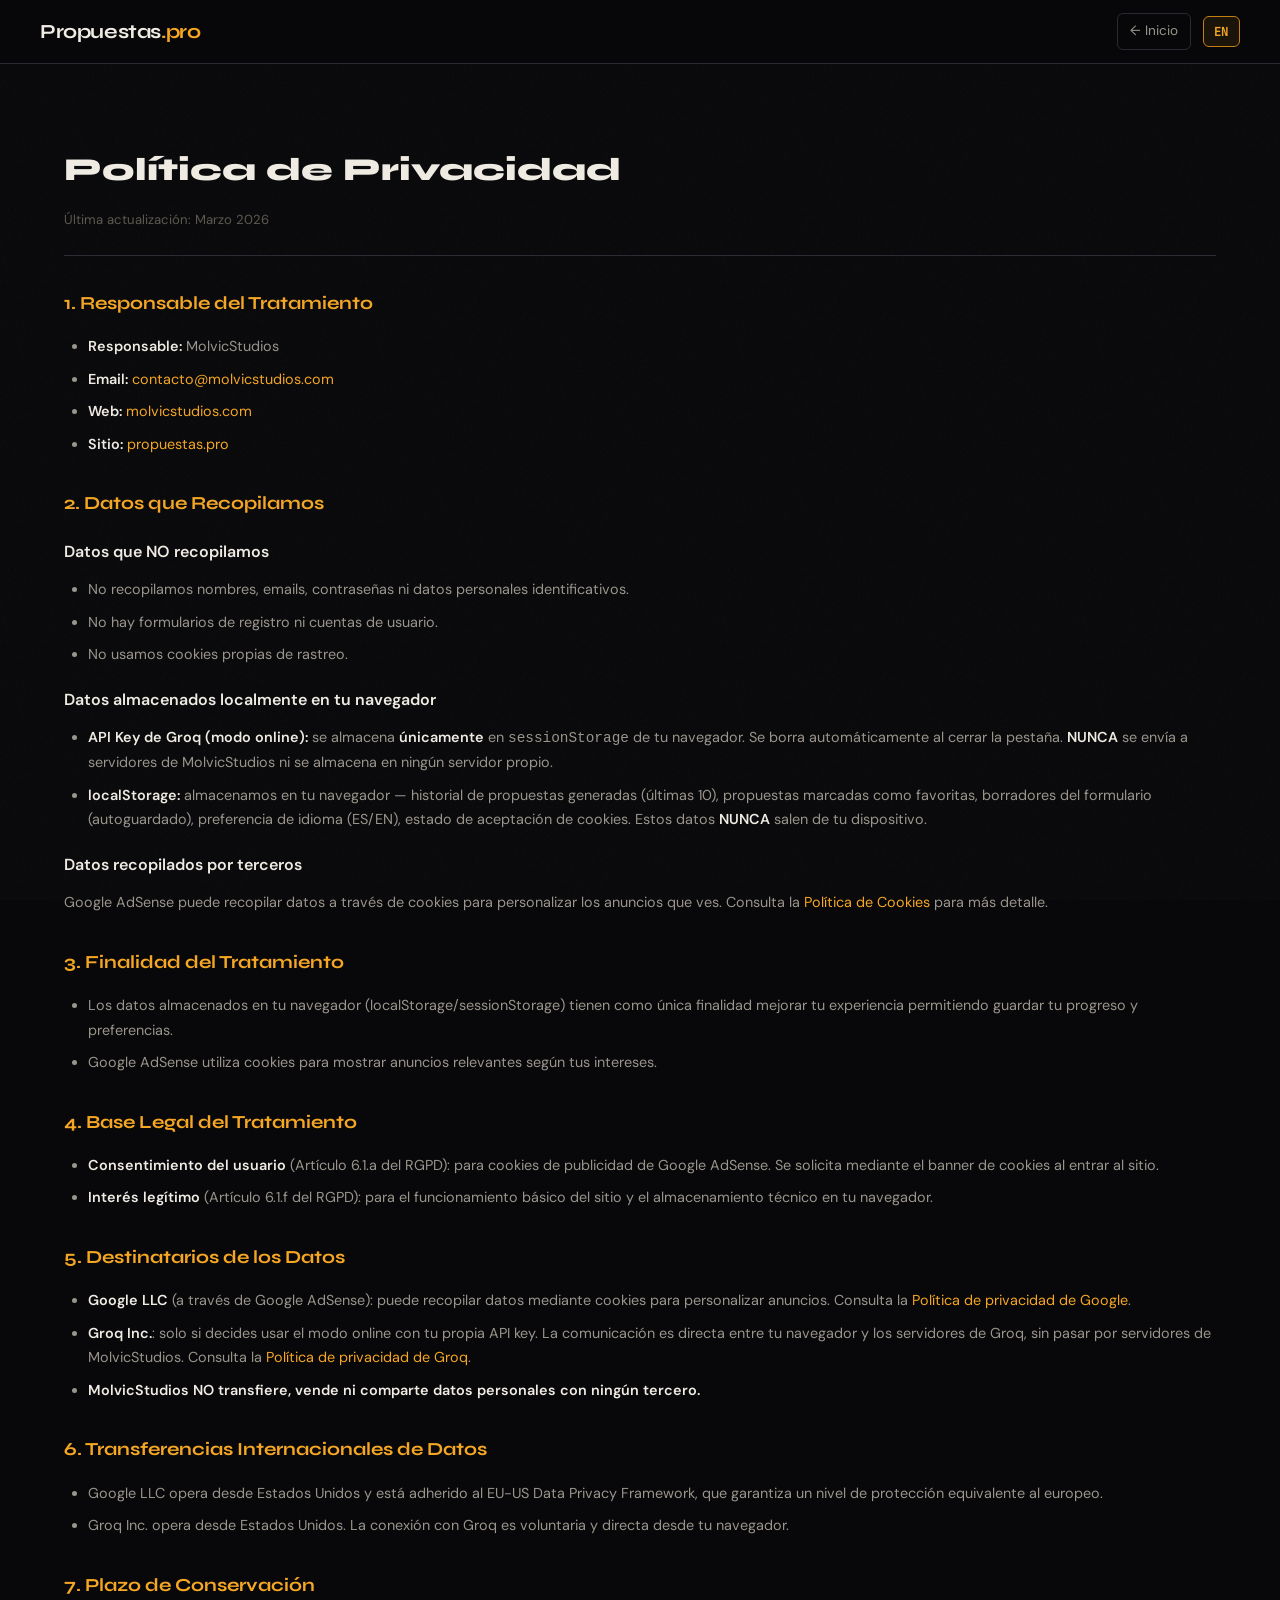
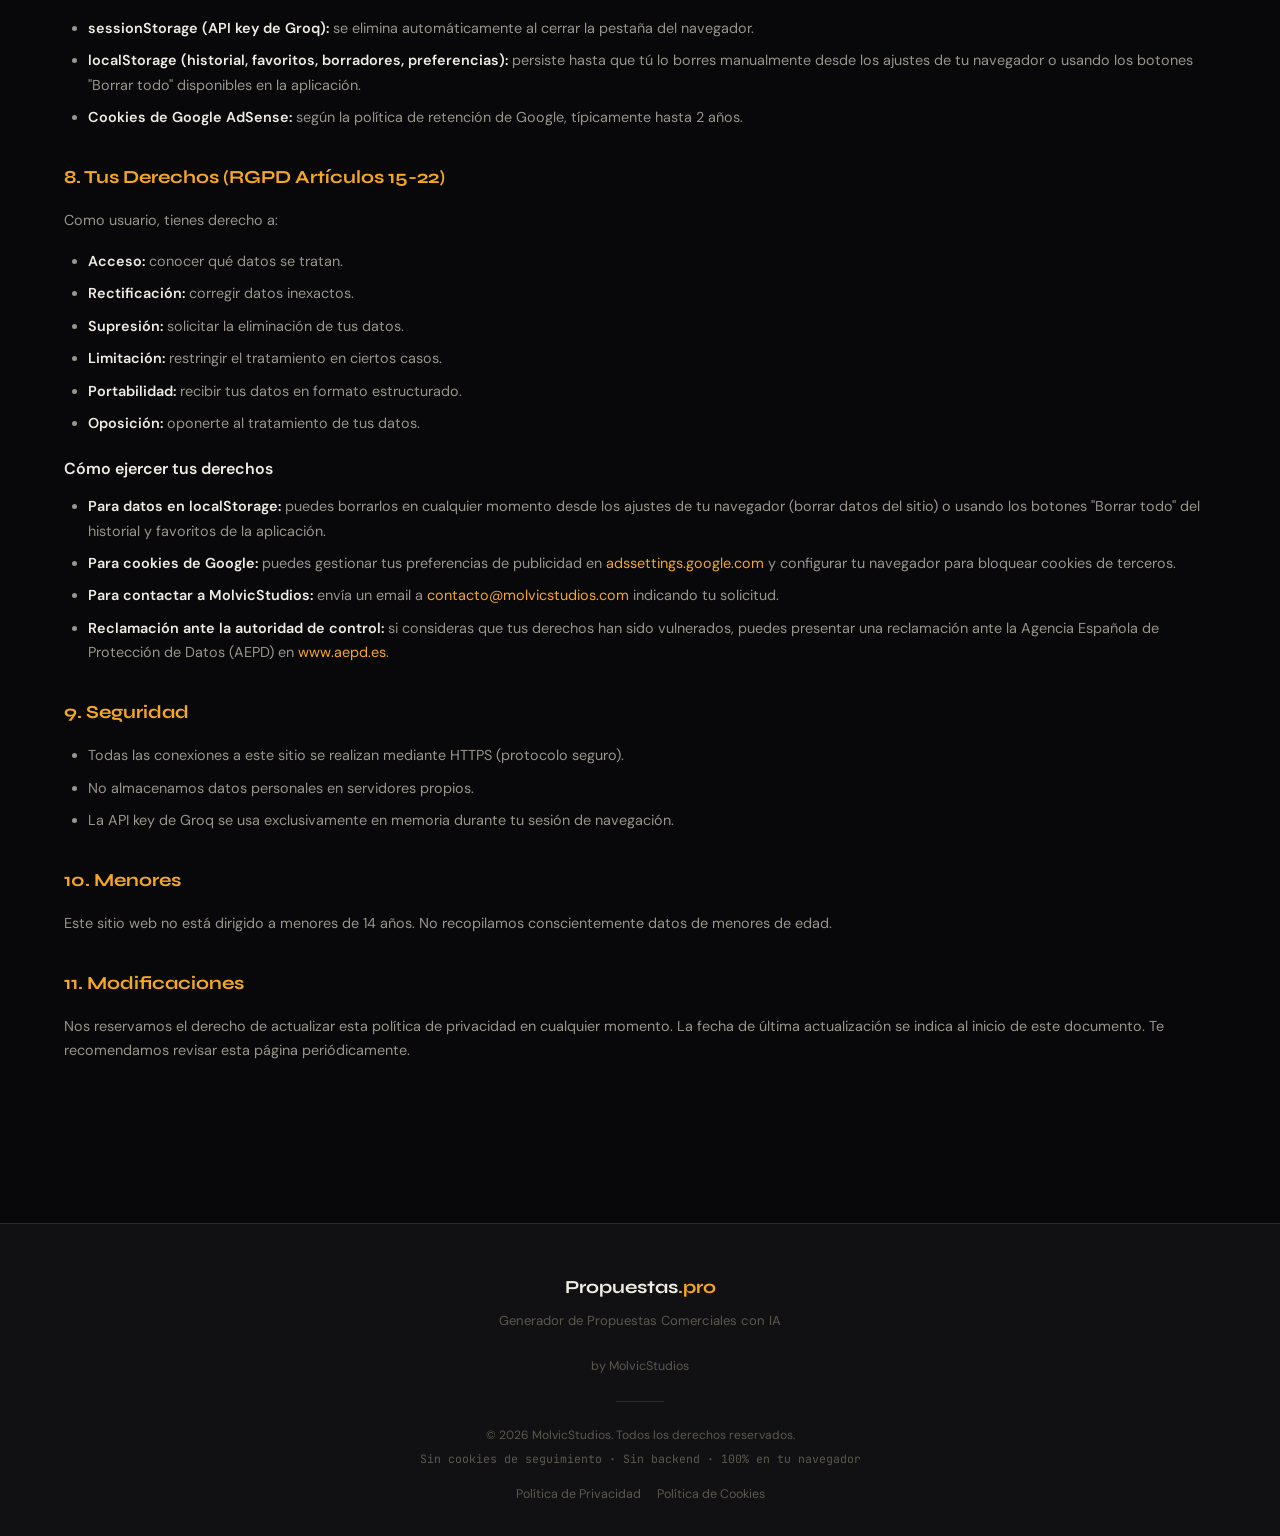
<file: privacy.html>
<!DOCTYPE html>
<html lang="es">
<head>
  <meta charset="UTF-8">
  <meta name="viewport" content="width=device-width, initial-scale=1.0">
  <title>Política de Privacidad — Propuestas.pro</title>
  <meta name="description" content="Política de Privacidad de Propuestas.pro. Información sobre el tratamiento de datos, cookies y derechos RGPD.">
  <meta name="robots" content="noindex, follow">
  <meta name="google-adsense-account" content="ca-pub-1513893788851225">
  <link rel="canonical" href="https://propuestas.pro/privacy.html">

  <!-- Open Graph -->
  <meta property="og:type" content="website">
  <meta property="og:title" content="Política de Privacidad — Propuestas.pro">
  <meta property="og:site_name" content="Propuestas.pro by MolvicStudios">

  <!-- Theme -->
  <meta name="theme-color" content="#08080a">

  <!-- Favicon -->
  <link rel="icon" type="image/svg+xml" href="/favicon.svg">
  <link rel="icon" type="image/x-icon" href="/favicon.ico">

  <!-- AdSense -->
  <script async src="https://pagead2.googlesyndication.com/pagead/js/adsbygoogle.js?client=ca-pub-1513893788851225"
          crossorigin="anonymous"></script>

  <!-- Google Fonts -->
  <link rel="preconnect" href="https://fonts.googleapis.com">
  <link rel="preconnect" href="https://fonts.gstatic.com" crossorigin>
  <link href="https://fonts.googleapis.com/css2?family=Syne:wght@600;700;800&family=DM+Sans:wght@400;500;600;700&family=JetBrains+Mono:wght@400;500;700&display=optional" rel="stylesheet">

  <!-- Stylesheet (same as index.html) -->
  <link rel="stylesheet" href="css/styles.css">
</head>
<body>

  <!-- ── NAVBAR ─────────────────────────────────────────────────────────── -->
  <header>
    <nav class="navbar navbar--simple" role="navigation" aria-label="Navegación">
      <div class="navbar__inner">
        <a href="/" class="navbar__brand" aria-label="Propuestas.pro — Inicio">
          <span class="navbar__logo">Propuestas<span>.pro</span></span>
        </a>
        <div class="navbar__actions">
          <a href="index.html" class="btn-nav-home" id="nav-home-link">← Inicio</a>
          <button class="btn-lang" id="btn-lang-legal" onclick="toggleLang()">EN</button>
        </div>
      </div>
    </nav>
  </header>

  <!-- ── CONTENT ────────────────────────────────────────────────────────── -->
  <main>
    <div class="container">

      <!-- ═══ ESPAÑOL ═══════════════════════════════════════════════════ -->
      <section class="legal-page" id="content-es">

        <h1>Política de Privacidad</h1>
        <p class="legal-updated">Última actualización: Marzo 2026</p>

        <h2>1. Responsable del Tratamiento</h2>
        <ul>
          <li><strong>Responsable:</strong> MolvicStudios</li>
          <li><strong>Email:</strong> <a href="mailto:contacto@molvicstudios.com">contacto@molvicstudios.com</a></li>
          <li><strong>Web:</strong> <a href="https://molvicstudios.com" target="_blank" rel="noopener">molvicstudios.com</a></li>
          <li><strong>Sitio:</strong> <a href="https://propuestas.pro" target="_blank" rel="noopener">propuestas.pro</a></li>
        </ul>

        <h2>2. Datos que Recopilamos</h2>
        <h3>Datos que NO recopilamos</h3>
        <ul>
          <li>No recopilamos nombres, emails, contraseñas ni datos personales identificativos.</li>
          <li>No hay formularios de registro ni cuentas de usuario.</li>
          <li>No usamos cookies propias de rastreo.</li>
        </ul>

        <h3>Datos almacenados localmente en tu navegador</h3>
        <ul>
          <li>
            <strong>API Key de Groq (modo online):</strong> se almacena <strong>únicamente</strong> en
            <code>sessionStorage</code> de tu navegador. Se borra automáticamente al cerrar la pestaña.
            <strong>NUNCA</strong> se envía a servidores de MolvicStudios ni se almacena en ningún servidor propio.
          </li>
          <li>
            <strong>localStorage:</strong> almacenamos en tu navegador —
            historial de propuestas generadas (últimas 10),
            propuestas marcadas como favoritas,
            borradores del formulario (autoguardado),
            preferencia de idioma (ES/EN),
            estado de aceptación de cookies.
            Estos datos <strong>NUNCA</strong> salen de tu dispositivo.
          </li>
        </ul>

        <h3>Datos recopilados por terceros</h3>
        <p>
          Google AdSense puede recopilar datos a través de cookies para personalizar los anuncios que ves.
          Consulta la <a href="cookies.html">Política de Cookies</a> para más detalle.
        </p>

        <h2>3. Finalidad del Tratamiento</h2>
        <ul>
          <li>
            Los datos almacenados en tu navegador (localStorage/sessionStorage) tienen como única finalidad
            mejorar tu experiencia permitiendo guardar tu progreso y preferencias.
          </li>
          <li>
            Google AdSense utiliza cookies para mostrar anuncios relevantes según tus intereses.
          </li>
        </ul>

        <h2>4. Base Legal del Tratamiento</h2>
        <ul>
          <li>
            <strong>Consentimiento del usuario</strong> (Artículo 6.1.a del RGPD):
            para cookies de publicidad de Google AdSense.
            Se solicita mediante el banner de cookies al entrar al sitio.
          </li>
          <li>
            <strong>Interés legítimo</strong> (Artículo 6.1.f del RGPD):
            para el funcionamiento básico del sitio y el almacenamiento técnico en tu navegador.
          </li>
        </ul>

        <h2>5. Destinatarios de los Datos</h2>
        <ul>
          <li>
            <strong>Google LLC</strong> (a través de Google AdSense): puede recopilar datos mediante cookies
            para personalizar anuncios. Consulta la
            <a href="https://policies.google.com/privacy" target="_blank" rel="noopener">Política de privacidad de Google</a>.
          </li>
          <li>
            <strong>Groq Inc.</strong>: solo si decides usar el modo online con tu propia API key.
            La comunicación es directa entre tu navegador y los servidores de Groq,
            sin pasar por servidores de MolvicStudios. Consulta la
            <a href="https://groq.com/privacy-policy" target="_blank" rel="noopener">Política de privacidad de Groq</a>.
          </li>
          <li>
            <strong>MolvicStudios NO transfiere, vende ni comparte datos personales con ningún tercero.</strong>
          </li>
        </ul>

        <h2>6. Transferencias Internacionales de Datos</h2>
        <ul>
          <li>
            Google LLC opera desde Estados Unidos y está adherido al EU-US Data Privacy Framework,
            que garantiza un nivel de protección equivalente al europeo.
          </li>
          <li>
            Groq Inc. opera desde Estados Unidos.
            La conexión con Groq es voluntaria y directa desde tu navegador.
          </li>
        </ul>

        <h2>7. Plazo de Conservación</h2>
        <ul>
          <li>
            <strong>sessionStorage (API key de Groq):</strong> se elimina automáticamente
            al cerrar la pestaña del navegador.
          </li>
          <li>
            <strong>localStorage (historial, favoritos, borradores, preferencias):</strong>
            persiste hasta que tú lo borres manualmente desde los ajustes de tu navegador
            o usando los botones "Borrar todo" disponibles en la aplicación.
          </li>
          <li>
            <strong>Cookies de Google AdSense:</strong> según la política de retención de Google,
            típicamente hasta 2 años.
          </li>
        </ul>

        <h2>8. Tus Derechos (RGPD Artículos 15-22)</h2>
        <p>Como usuario, tienes derecho a:</p>
        <ul>
          <li><strong>Acceso:</strong> conocer qué datos se tratan.</li>
          <li><strong>Rectificación:</strong> corregir datos inexactos.</li>
          <li><strong>Supresión:</strong> solicitar la eliminación de tus datos.</li>
          <li><strong>Limitación:</strong> restringir el tratamiento en ciertos casos.</li>
          <li><strong>Portabilidad:</strong> recibir tus datos en formato estructurado.</li>
          <li><strong>Oposición:</strong> oponerte al tratamiento de tus datos.</li>
        </ul>

        <h3>Cómo ejercer tus derechos</h3>
        <ul>
          <li>
            <strong>Para datos en localStorage:</strong> puedes borrarlos en cualquier momento desde los
            ajustes de tu navegador (borrar datos del sitio) o usando los botones "Borrar todo"
            del historial y favoritos de la aplicación.
          </li>
          <li>
            <strong>Para cookies de Google:</strong> puedes gestionar tus preferencias de publicidad en
            <a href="https://adssettings.google.com" target="_blank" rel="noopener">adssettings.google.com</a>
            y configurar tu navegador para bloquear cookies de terceros.
          </li>
          <li>
            <strong>Para contactar a MolvicStudios:</strong> envía un email a
            <a href="mailto:contacto@molvicstudios.com">contacto@molvicstudios.com</a>
            indicando tu solicitud.
          </li>
          <li>
            <strong>Reclamación ante la autoridad de control:</strong> si consideras que tus derechos
            han sido vulnerados, puedes presentar una reclamación ante la Agencia Española de Protección
            de Datos (AEPD) en
            <a href="https://www.aepd.es" target="_blank" rel="noopener">www.aepd.es</a>.
          </li>
        </ul>

        <h2>9. Seguridad</h2>
        <ul>
          <li>Todas las conexiones a este sitio se realizan mediante HTTPS (protocolo seguro).</li>
          <li>No almacenamos datos personales en servidores propios.</li>
          <li>La API key de Groq se usa exclusivamente en memoria durante tu sesión de navegación.</li>
        </ul>

        <h2>10. Menores</h2>
        <p>
          Este sitio web no está dirigido a menores de 14 años.
          No recopilamos conscientemente datos de menores de edad.
        </p>

        <h2>11. Modificaciones</h2>
        <p>
          Nos reservamos el derecho de actualizar esta política de privacidad en cualquier momento.
          La fecha de última actualización se indica al inicio de este documento.
          Te recomendamos revisar esta página periódicamente.
        </p>

      </section><!-- /#content-es -->


      <!-- ═══ ENGLISH ════════════════════════════════════════════════════ -->
      <section class="legal-page" id="content-en" style="display:none">

        <h1>Privacy Policy</h1>
        <p class="legal-updated">Last updated: March 2026</p>

        <h2>1. Data Controller</h2>
        <ul>
          <li><strong>Controller:</strong> MolvicStudios</li>
          <li><strong>Email:</strong> <a href="mailto:contacto@molvicstudios.com">contacto@molvicstudios.com</a></li>
          <li><strong>Website:</strong> <a href="https://molvicstudios.com" target="_blank" rel="noopener">molvicstudios.com</a></li>
          <li><strong>Site:</strong> <a href="https://propuestas.pro" target="_blank" rel="noopener">propuestas.pro</a></li>
        </ul>

        <h2>2. Data We Collect</h2>
        <h3>Data we do NOT collect</h3>
        <ul>
          <li>We do not collect names, emails, passwords, or personally identifiable information.</li>
          <li>There are no registration forms or user accounts.</li>
          <li>We do not use first-party tracking cookies.</li>
        </ul>

        <h3>Data stored locally in your browser</h3>
        <ul>
          <li>
            <strong>Groq API Key (online mode):</strong> stored <strong>exclusively</strong> in your
            browser's <code>sessionStorage</code>. Automatically deleted when you close the tab.
            <strong>NEVER</strong> sent to MolvicStudios servers or stored on any external server.
          </li>
          <li>
            <strong>localStorage:</strong> we store in your browser —
            generated proposal history (last 10 entries),
            proposals marked as favorites,
            form drafts (auto-save),
            language preference (ES/EN),
            cookie consent status.
            This data <strong>NEVER</strong> leaves your device.
          </li>
        </ul>

        <h3>Data collected by third parties</h3>
        <p>
          Google AdSense may collect data through cookies to personalize the ads you see.
          See the <a href="cookies.html">Cookie Policy</a> for more detail.
        </p>

        <h2>3. Purpose of Processing</h2>
        <ul>
          <li>
            Data stored in your browser (localStorage/sessionStorage) is used solely to improve
            your experience by saving your progress and preferences.
          </li>
          <li>
            Google AdSense uses cookies to display relevant ads based on your interests.
          </li>
        </ul>

        <h2>4. Legal Basis for Processing</h2>
        <ul>
          <li>
            <strong>User consent</strong> (Article 6.1.a GDPR):
            for Google AdSense advertising cookies.
            Requested via the cookie banner when entering the site.
          </li>
          <li>
            <strong>Legitimate interest</strong> (Article 6.1.f GDPR):
            for basic site functionality and technical storage in your browser.
          </li>
        </ul>

        <h2>5. Data Recipients</h2>
        <ul>
          <li>
            <strong>Google LLC</strong> (via Google AdSense): may collect data through cookies
            to personalize ads. See
            <a href="https://policies.google.com/privacy" target="_blank" rel="noopener">Google's Privacy Policy</a>.
          </li>
          <li>
            <strong>Groq Inc.</strong>: only if you choose to use online mode with your own API key.
            Communication is direct between your browser and Groq's servers,
            without going through MolvicStudios servers. See
            <a href="https://groq.com/privacy-policy" target="_blank" rel="noopener">Groq's Privacy Policy</a>.
          </li>
          <li>
            <strong>MolvicStudios does NOT transfer, sell, or share personal data with any third party.</strong>
          </li>
        </ul>

        <h2>6. International Data Transfers</h2>
        <ul>
          <li>
            Google LLC operates from the United States and adheres to the EU-US Data Privacy Framework,
            which guarantees an equivalent level of protection to European standards.
          </li>
          <li>
            Groq Inc. operates from the United States.
            Connection to Groq is voluntary and direct from your browser.
          </li>
        </ul>

        <h2>7. Retention Period</h2>
        <ul>
          <li>
            <strong>sessionStorage (Groq API key):</strong> automatically deleted
            when you close the browser tab.
          </li>
          <li>
            <strong>localStorage (history, favorites, drafts, preferences):</strong>
            persists until you manually delete it from your browser settings
            or using the "Clear all" buttons in the application's History and Favorites sections.
          </li>
          <li>
            <strong>Google AdSense cookies:</strong> according to Google's retention policy,
            typically up to 2 years.
          </li>
        </ul>

        <h2>8. Your Rights (GDPR Articles 15-22)</h2>
        <p>As a user, you have the right to:</p>
        <ul>
          <li><strong>Access:</strong> know what data is being processed.</li>
          <li><strong>Rectification:</strong> correct inaccurate data.</li>
          <li><strong>Erasure:</strong> request deletion of your data.</li>
          <li><strong>Restriction:</strong> restrict processing in certain cases.</li>
          <li><strong>Portability:</strong> receive your data in a structured format.</li>
          <li><strong>Objection:</strong> object to the processing of your data.</li>
        </ul>

        <h3>How to exercise your rights</h3>
        <ul>
          <li>
            <strong>For localStorage data:</strong> you can delete it at any time from your browser
            settings (clear site data) or using the "Clear all" buttons in the History and Favorites
            sections of the application.
          </li>
          <li>
            <strong>For Google cookies:</strong> you can manage your advertising preferences at
            <a href="https://adssettings.google.com" target="_blank" rel="noopener">adssettings.google.com</a>
            and configure your browser to block third-party cookies.
          </li>
          <li>
            <strong>To contact MolvicStudios:</strong> send an email to
            <a href="mailto:contacto@molvicstudios.com">contacto@molvicstudios.com</a>
            stating your request.
          </li>
          <li>
            <strong>Complaint to the supervisory authority:</strong> if you believe your rights have
            been violated, you may file a complaint with the Spanish Data Protection Agency (AEPD) at
            <a href="https://www.aepd.es" target="_blank" rel="noopener">www.aepd.es</a>,
            or with the data protection authority in your country of residence.
          </li>
        </ul>

        <h2>9. Security</h2>
        <ul>
          <li>All connections to this site are made via HTTPS (secure protocol).</li>
          <li>We do not store personal data on our own servers.</li>
          <li>The Groq API key is used exclusively in memory during your browsing session.</li>
        </ul>

        <h2>10. Minors</h2>
        <p>
          This website is not directed at minors under 14 years of age.
          We do not knowingly collect data from minors.
        </p>

        <h2>11. Modifications</h2>
        <p>
          We reserve the right to update this privacy policy at any time.
          The date of last update is indicated at the top of this document.
          We recommend reviewing this page periodically.
        </p>

      </section><!-- /#content-en -->

    </div><!-- /.container -->
  </main>


  <!-- ── FOOTER ─────────────────────────────────────────────────────────── -->
  <footer role="contentinfo">
    <div class="footer__inner">
      <div class="footer__brand">Propuestas<span class="accent">.pro</span></div>
      <p class="footer__tagline" id="footer-tagline-legal"></p>
      <p style="font-size:.78rem;color:var(--text-muted);margin-bottom:var(--sp-6)">by MolvicStudios</p>
      <div class="footer__divider"></div>
      <p class="footer__rights" id="footer-rights-legal"></p>
      <p class="footer__disclaimer" id="footer-disclaimer-legal"></p>
      <nav class="footer__legal" aria-label="Legal">
        <a href="privacy.html">Política de Privacidad</a>
        <a href="cookies.html">Política de Cookies</a>
      </nav>
    </div>
  </footer>


  <!-- ── INLINE SCRIPT: language toggle ────────────────────────────────── -->
  <script>
    (function () {
      const LANG_KEY = 'pp_lang';
      let lang = localStorage.getItem(LANG_KEY) || 'es';

      const texts = {
        es: {
          btnLang:     'EN',
          navHome:     '← Inicio',
          tagline:     'Generador de Propuestas Comerciales con IA',
          rights:      '© 2026 MolvicStudios. Todos los derechos reservados.',
          disclaimer:  'Sin cookies de seguimiento · Sin backend · 100% en tu navegador',
          privacyLink: 'Política de Privacidad',
          cookiesLink: 'Política de Cookies'
        },
        en: {
          btnLang:     'ES',
          navHome:     '← Home',
          tagline:     'AI-Powered Business Proposal Generator',
          rights:      '© 2026 MolvicStudios. All rights reserved.',
          disclaimer:  'No tracking cookies · No backend · 100% in your browser',
          privacyLink: 'Privacy Policy',
          cookiesLink: 'Cookie Policy'
        }
      };

      function applyLang(l) {
        lang = l;
        localStorage.setItem(LANG_KEY, l);
        document.documentElement.lang = l;
        const T = texts[l];

        // Toggle visibility
        document.getElementById('content-es').style.display = (l === 'es') ? '' : 'none';
        document.getElementById('content-en').style.display = (l === 'en') ? '' : 'none';

        // UI text
        document.getElementById('btn-lang-legal').textContent = T.btnLang;
        document.getElementById('nav-home-link').textContent  = T.navHome;
        document.title = l === 'es'
          ? 'Política de Privacidad — Propuestas.pro'
          : 'Privacy Policy — Propuestas.pro';

        // Footer
        var tagEl = document.getElementById('footer-tagline-legal');
        var rtsEl = document.getElementById('footer-rights-legal');
        var dscEl = document.getElementById('footer-disclaimer-legal');
        if (tagEl) tagEl.textContent = T.tagline;
        if (rtsEl) rtsEl.textContent = T.rights;
        if (dscEl) dscEl.textContent = T.disclaimer;

        // Footer legal links text
        var links = document.querySelectorAll('.footer__legal a');
        if (links[0]) links[0].textContent = T.privacyLink;
        if (links[1]) links[1].textContent = T.cookiesLink;
      }

      window.toggleLang = function () {
        applyLang(lang === 'es' ? 'en' : 'es');
      };

      // Init on load
      applyLang(lang);
    })();
  </script>

</body>
</html>
</file>
<file: css/styles.css>
/* ═══════════════════════════════════════════════════════════════════════════
   propuestas.pro — Complete Design System
   Dark Editorial Ejecutivo + Amber Accent
   by MolvicStudios
═══════════════════════════════════════════════════════════════════════════ */

/* ── 1. GOOGLE FONTS are loaded in <head> ── */

/* ── 2. CSS VARIABLES ─────────────────────────────────────────────────────── */
:root {
  /* Brand Colors */
  --bg-deep:        #08080a;
  --bg-surface:     #111114;
  --bg-elevated:    #19191e;
  --bg-hover:       #222228;
  --border:         #2a2a32;
  --border-light:   #3a3a44;
  --text-primary:   #f0ece4;
  --text-secondary: #9a958c;
  --text-muted:     #5c584f;
  --amber:          #f5a623;
  --amber-bright:   #ffbf44;
  --amber-dim:      #c47f10;
  --amber-glow:     rgba(245, 166, 35, 0.15);
  --amber-glow2:    rgba(245, 166, 35, 0.08);
  --red:            #e05252;
  --red-dim:        rgba(224, 82, 82, 0.12);
  --green:          #4ecb71;
  --green-dim:      rgba(78, 203, 113, 0.15);
  --blue:           #5b9cf5;

  /* Typography */
  --font-display:  'Syne', sans-serif;
  --font-body:     'DM Sans', sans-serif;
  --font-mono:     'JetBrains Mono', monospace;

  /* Spacing scale */
  --sp-1:  4px;
  --sp-2:  8px;
  --sp-3:  12px;
  --sp-4:  16px;
  --sp-5:  20px;
  --sp-6:  24px;
  --sp-8:  32px;
  --sp-10: 40px;
  --sp-12: 48px;
  --sp-16: 64px;
  --sp-20: 80px;
  --sp-24: 96px;

  /* Border radius */
  --r-sm:  6px;
  --r-md:  10px;
  --r-lg:  16px;
  --r-xl:  24px;
  --r-2xl: 32px;

  /* Transitions */
  --ease:   cubic-bezier(0.16, 1, 0.3, 1);
  --t-fast: 0.12s;
  --t-base: 0.2s;
  --t-slow: 0.4s;

  /* Shadows */
  --shadow-sm:  0 1px 3px rgba(0,0,0,0.4);
  --shadow-md:  0 4px 16px rgba(0,0,0,0.5);
  --shadow-lg:  0 8px 32px rgba(0,0,0,0.6);
  --shadow-amber: 0 0 20px rgba(245,166,35,0.2);

  /* Navbar height */
  --nav-h: 64px;
}

/* ── 3. RESET & BASE ──────────────────────────────────────────────────────── */
*, *::before, *::after {
  box-sizing: border-box;
  margin: 0;
  padding: 0;
}

html {
  scroll-behavior: smooth;
  font-size: 16px;
  height: 100%;
}

body {
  font-family: var(--font-body);
  background-color: var(--bg-deep);
  color: var(--text-primary);
  line-height: 1.65;
  -webkit-font-smoothing: antialiased;
  -moz-osx-font-smoothing: grayscale;
  min-height: 100vh;
  overflow-x: hidden;
}

a {
  color: var(--amber);
  text-decoration: none;
  transition: color var(--t-fast) var(--ease);
}
a:hover    { color: var(--amber-bright); text-decoration: underline; }
a:focus-visible { outline: 2px solid var(--amber); outline-offset: 3px; border-radius: 3px; }

img, svg { display: block; max-width: 100%; }

button {
  cursor: pointer;
  font-family: var(--font-body);
  border: none;
  background: none;
}

input, textarea, select {
  font-family: var(--font-body);
  font-size: 1rem;
}

::selection {
  background: var(--amber-glow);
  color: var(--amber-bright);
}

/* ── 4. GRAIN OVERLAY ─────────────────────────────────────────────────────── */
body::before {
  content: '';
  position: fixed;
  inset: 0;
  z-index: 2;
  pointer-events: none;
  opacity: 0.035;
  background-image: url("data:image/svg+xml,%3Csvg viewBox='0 0 512 512' xmlns='http://www.w3.org/2000/svg'%3E%3Cfilter id='grain'%3E%3CfeTurbulence type='fractalNoise' baseFrequency='0.75' numOctaves='4' stitchTiles='stitch'/%3E%3C/filter%3E%3Crect width='100%25' height='100%25' filter='url(%23grain)'/%3E%3C/svg%3E");
  background-size: 180px 180px;
}

/* ── 5. CUSTOM SCROLLBAR ──────────────────────────────────────────────────── */
::-webkit-scrollbar         { width: 6px; height: 6px; }
::-webkit-scrollbar-track   { background: var(--bg-surface); }
::-webkit-scrollbar-thumb   { background: var(--border-light); border-radius: 3px; }
::-webkit-scrollbar-thumb:hover { background: var(--amber-dim); }

/* ── 6. ANIMATIONS ────────────────────────────────────────────────────────── */
@keyframes fadeUp {
  from { opacity: 0; transform: translateY(24px); }
  to   { opacity: 1; transform: translateY(0); }
}
@keyframes fadeIn {
  from { opacity: 0; }
  to   { opacity: 1; }
}
@keyframes slideInRight {
  from { transform: translateX(100%); opacity: 0; }
  to   { transform: translateX(0);    opacity: 1; }
}
@keyframes pulse {
  0%, 100% { opacity: 1; }
  50%       { opacity: 0.5; }
}
@keyframes amber-pulse {
  0%, 100% { box-shadow: 0 0 0 0 var(--amber-glow); }
  50%       { box-shadow: 0 0 20px 4px var(--amber-glow); }
}
@keyframes skeletonWave {
  0%   { background-position: 200% 0; }
  100% { background-position: -200% 0; }
}
@keyframes spin {
  from { transform: rotate(0deg); }
  to   { transform: rotate(360deg); }
}

.fade-up { animation: fadeUp var(--t-slow) var(--ease) both; }
.fade-up-1 { animation-delay: 0.05s; }
.fade-up-2 { animation-delay: 0.10s; }
.fade-up-3 { animation-delay: 0.15s; }
.fade-up-4 { animation-delay: 0.20s; }
.fade-up-5 { animation-delay: 0.25s; }
.fade-up-6 { animation-delay: 0.30s; }

/* ── 7. UTILITIES ─────────────────────────────────────────────────────────── */
.hidden { display: none !important; }
.sr-only {
  position: absolute;
  width: 1px; height: 1px;
  padding: 0; margin: -1px;
  overflow: hidden;
  clip: rect(0,0,0,0);
  white-space: nowrap;
  border-width: 0;
}

/* ── 8. NAVBAR ────────────────────────────────────────────────────────────── */
.navbar {
  position: fixed;
  top: 0; left: 0; right: 0;
  z-index: 1000;
  height: var(--nav-h);
  background: rgba(8, 8, 10, 0.85);
  backdrop-filter: blur(16px) saturate(180%);
  -webkit-backdrop-filter: blur(16px) saturate(180%);
  border-bottom: 1px solid var(--border);
  display: flex;
  align-items: center;
  padding: 0 var(--sp-6);
}

.navbar__inner {
  display: flex;
  align-items: center;
  justify-content: space-between;
  width: 100%;
  max-width: 1200px;
  margin: 0 auto;
}

.navbar__brand {
  display: flex;
  align-items: baseline;
  gap: var(--sp-2);
  text-decoration: none;
  color: var(--text-primary);
}
.navbar__brand:hover { text-decoration: none; color: var(--text-primary); }

.navbar__logo {
  font-family: var(--font-display);
  font-size: 1.25rem;
  font-weight: 700;
  color: var(--text-primary);
  letter-spacing: -0.02em;
}
.navbar__logo span { color: var(--amber); }

.navbar__by {
  font-size: 0.72rem;
  color: var(--text-muted);
  font-family: var(--font-mono);
  letter-spacing: 0.02em;
}

.navbar__actions {
  display: flex;
  align-items: center;
  gap: var(--sp-2);
}

.btn-nav {
  display: flex;
  align-items: center;
  gap: 6px;
  padding: 6px 12px;
  font-size: 0.82rem;
  font-weight: 500;
  color: var(--text-secondary);
  background: transparent;
  border: 1px solid var(--border);
  border-radius: var(--r-md);
  transition: all var(--t-fast) var(--ease);
}
.btn-nav:hover {
  color: var(--text-primary);
  border-color: var(--border-light);
  background: var(--bg-elevated);
}
.btn-nav:active { transform: scale(0.97); }

.btn-lang {
  padding: 6px 10px;
  font-size: 0.78rem;
  font-weight: 700;
  font-family: var(--font-mono);
  color: var(--amber);
  background: var(--amber-glow2);
  border: 1px solid var(--amber-dim);
  border-radius: var(--r-sm);
  transition: all var(--t-fast) var(--ease);
  letter-spacing: 0.04em;
}
.btn-lang:hover {
  background: var(--amber-glow);
  border-color: var(--amber);
  color: var(--amber-bright);
}

/* ── 9. LAYOUT ────────────────────────────────────────────────────────────── */
main {
  padding-top: calc(var(--nav-h) + var(--sp-10));
  min-height: calc(100vh - var(--nav-h));
}

.container {
  width: 100%;
  max-width: 1200px;
  margin: 0 auto;
  padding: 0 var(--sp-6);
}

section { margin-bottom: var(--sp-16); }

/* ── 10. HERO ─────────────────────────────────────────────────────────────── */
#hero {
  text-align: center;
  padding: var(--sp-16) 0 var(--sp-12);
}

.hero__badge {
  display: inline-flex;
  align-items: center;
  gap: var(--sp-2);
  padding: 5px 14px;
  font-size: 0.75rem;
  font-family: var(--font-mono);
  font-weight: 500;
  color: var(--amber);
  background: var(--amber-glow2);
  border: 1px solid rgba(245,166,35,0.25);
  border-radius: 100px;
  letter-spacing: 0.04em;
  margin-bottom: var(--sp-6);
  animation: fadeUp var(--t-slow) var(--ease) both;
}

.hero__title {
  font-family: var(--font-display);
  font-size: clamp(2.6rem, 6vw, 4.5rem);
  font-weight: 800;
  line-height: 1.08;
  letter-spacing: -0.03em;
  color: var(--text-primary);
  margin-bottom: var(--sp-4);
  animation: fadeUp var(--t-slow) var(--ease) 0.06s both;
}

.hero__title .accent { color: var(--amber); }

.hero__tagline {
  font-family: var(--font-mono);
  font-size: 0.82rem;
  color: var(--amber-dim);
  letter-spacing: 0.08em;
  text-transform: uppercase;
  margin-bottom: var(--sp-5);
  animation: fadeUp var(--t-slow) var(--ease) 0.1s both;
}

.hero__desc {
  font-size: 1.05rem;
  color: var(--text-secondary);
  max-width: 580px;
  margin: 0 auto;
  animation: fadeUp var(--t-slow) var(--ease) 0.14s both;
}

.hero__cta {
  display: inline-flex;
  align-items: center;
  margin-top: var(--sp-6);
  padding: 14px 32px;
  font-size: 1rem;
  font-weight: 700;
  font-family: var(--font-display);
  color: #08080a;
  background: var(--amber);
  border-radius: var(--r-md);
  text-decoration: none;
  transition: all var(--t-fast) var(--ease);
  animation: fadeUp var(--t-slow) var(--ease) 0.2s both;
  border: 2px solid transparent;
  letter-spacing: -0.01em;
}
.hero__cta:hover {
  background: var(--amber-bright);
  transform: translateY(-2px);
  box-shadow: var(--shadow-amber);
  color: #08080a;
  text-decoration: none;
}
.hero__cta:active { transform: scale(0.97); color: #08080a; }

/* ── 10.5. HOW IT WORKS ──────────────────────────────────────────────────────────────── */
#how-it-works {
  text-align: center;
  padding: var(--sp-4) 0 var(--sp-8);
  animation: fadeUp var(--t-slow) var(--ease) 0.22s both;
}

.hiw__grid {
  display: grid;
  grid-template-columns: repeat(4, 1fr);
  gap: var(--sp-4);
  margin-top: var(--sp-6);
  max-width: 1100px;
  margin-inline: auto;
}

.hiw__step {
  padding: var(--sp-6);
  background: var(--bg-surface);
  border: 1px solid var(--border);
  border-radius: var(--r-lg);
  transition: border-color var(--t-base) var(--ease), transform var(--t-base) var(--ease);
  text-align: left;
}
.hiw__step:hover {
  border-color: var(--amber-dim);
  transform: translateY(-3px);
}

.hiw__step-n {
  display: inline-flex;
  align-items: center;
  justify-content: center;
  width: 28px;
  height: 28px;
  border-radius: 50%;
  background: var(--amber-glow2);
  border: 1px solid rgba(245,166,35,0.3);
  color: var(--amber);
  font-family: var(--font-mono);
  font-size: 0.75rem;
  font-weight: 700;
  margin-bottom: var(--sp-3);
}

.hiw__step-icon {
  font-size: 1.75rem;
  margin-bottom: var(--sp-2);
  line-height: 1;
}

.hiw__step-title {
  font-family: var(--font-display);
  font-size: 1rem;
  font-weight: 700;
  color: var(--text-primary);
  margin-bottom: var(--sp-2);
}

.hiw__step-desc {
  font-size: 0.85rem;
  color: var(--text-secondary);
  line-height: 1.6;
}

/* ── AD UNITS ────────────────────────────────────────────────────────────────── */
.ad-unit {
  text-align: center;
  margin: var(--sp-6) auto;
  max-width: 970px;
  min-height: 90px;
  overflow: hidden;
}
.ad-unit--incontent {
  padding: var(--sp-3) var(--sp-6);
  border-top: 1px solid var(--border);
  background: var(--bg-deep);
  margin: 0;
  min-height: 90px;
  max-width: none;
}

/* ── 11. MODE SELECTOR ────────────────────────────────────────────────────── */
#mode-section {
  animation: fadeUp var(--t-slow) var(--ease) 0.18s both;
}

.section-heading {
  font-family: var(--font-display);
  font-size: 1.1rem;
  font-weight: 600;
  color: var(--text-secondary);
  text-align: center;
  margin-bottom: var(--sp-6);
  letter-spacing: 0.01em;
}

.mode-cards {
  display: grid;
  grid-template-columns: 1fr 1fr;
  gap: var(--sp-4);
  max-width: 720px;
  margin: 0 auto var(--sp-6);
}

.mode-card {
  position: relative;
  padding: var(--sp-6);
  background: var(--bg-surface);
  border: 2px solid var(--border);
  border-radius: var(--r-lg);
  cursor: pointer;
  transition: all var(--t-base) var(--ease);
  overflow: hidden;
}
.mode-card::before {
  content: '';
  position: absolute;
  inset: 0;
  border-radius: var(--r-lg);
  background: var(--amber-glow2);
  opacity: 0;
  transition: opacity var(--t-base);
}
.mode-card:hover {
  border-color: var(--border-light);
  transform: translateY(-2px);
  box-shadow: var(--shadow-md);
}
.mode-card.active {
  border-color: var(--amber);
  box-shadow: var(--shadow-amber);
  background: var(--bg-elevated);
}
.mode-card.active::before { opacity: 1; }

.mode-card__tag {
  display: inline-block;
  padding: 3px 8px;
  font-size: 0.7rem;
  font-family: var(--font-mono);
  font-weight: 700;
  letter-spacing: 0.06em;
  text-transform: uppercase;
  color: var(--amber);
  background: var(--amber-glow2);
  border: 1px solid rgba(245,166,35,0.3);
  border-radius: 4px;
  margin-bottom: var(--sp-3);
}

.mode-card__title {
  font-family: var(--font-display);
  font-size: 1.25rem;
  font-weight: 700;
  color: var(--text-primary);
  margin-bottom: var(--sp-2);
}

.mode-card__desc {
  font-size: 0.88rem;
  color: var(--text-secondary);
  line-height: 1.5;
}

.mode-card__active-badge {
  display: none;
  margin-top: var(--sp-3);
  font-size: 0.78rem;
  font-family: var(--font-mono);
  color: var(--green);
}
.mode-card.active .mode-card__active-badge { display: block; }

/* API Key Panel */
#api-panel {
  max-width: 720px;
  margin: 0 auto var(--sp-8);
  padding: var(--sp-6);
  background: var(--bg-surface);
  border: 1px solid var(--border);
  border-radius: var(--r-lg);
  animation: fadeUp var(--t-slow) var(--ease) both;
}

.api-panel__heading {
  font-family: var(--font-display);
  font-size: 1rem;
  font-weight: 700;
  color: var(--text-primary);
  margin-bottom: var(--sp-4);
  display: flex;
  align-items: center;
  gap: var(--sp-2);
}
.api-panel__heading::before {
  content: '⚡';
  font-size: 1rem;
}

.api-key-row {
  display: flex;
  gap: var(--sp-2);
  margin-bottom: var(--sp-3);
}

.api-key-input {
  flex: 1;
  padding: 10px 14px;
  background: var(--bg-elevated);
  border: 1px solid var(--border-light);
  border-radius: var(--r-md);
  color: var(--text-primary);
  font-family: var(--font-mono);
  font-size: 0.88rem;
  transition: border-color var(--t-fast);
}
.api-key-input::placeholder { color: var(--text-muted); }
.api-key-input:focus {
  outline: none;
  border-color: var(--amber);
  box-shadow: 0 0 0 3px var(--amber-glow2);
}

.btn-save-key {
  padding: 10px 18px;
  background: var(--amber);
  color: #08080a;
  font-weight: 700;
  font-size: 0.85rem;
  border-radius: var(--r-md);
  transition: all var(--t-fast) var(--ease);
  white-space: nowrap;
}
.btn-save-key:hover {
  background: var(--amber-bright);
  transform: translateY(-1px);
}
.btn-save-key:active { transform: scale(0.97); }

.api-key-note {
  font-size: 0.78rem;
  color: var(--text-muted);
  margin-bottom: var(--sp-3);
}

.api-key-link {
  display: inline-block;
  font-size: 0.82rem;
  color: var(--amber);
  font-weight: 600;
  margin-bottom: var(--sp-4);
}

.model-select-row {
  display: flex;
  align-items: center;
  gap: var(--sp-3);
  margin-bottom: var(--sp-4);
}

.model-select-label {
  font-size: 0.82rem;
  color: var(--text-secondary);
  font-weight: 500;
  white-space: nowrap;
}

.model-select {
  flex: 1;
  padding: 8px 12px;
  background: var(--bg-elevated);
  border: 1px solid var(--border-light);
  border-radius: var(--r-md);
  color: var(--text-primary);
  font-size: 0.85rem;
  cursor: pointer;
}
.model-select:focus {
  outline: none;
  border-color: var(--amber);
}
.model-select option { background: var(--bg-elevated); }

/* Groq FAQ Accordion */
.groq-faq {
  border: 1px solid var(--border);
  border-radius: var(--r-md);
  overflow: hidden;
}

.groq-faq__toggle {
  width: 100%;
  display: flex;
  align-items: center;
  justify-content: space-between;
  padding: 12px 16px;
  background: var(--bg-elevated);
  color: var(--text-secondary);
  font-size: 0.85rem;
  font-weight: 600;
  text-align: left;
  transition: all var(--t-fast);
}
.groq-faq__toggle:hover { background: var(--bg-hover); color: var(--text-primary); }
.groq-faq__caret {
  transition: transform var(--t-fast);
  font-size: 0.7rem;
  color: var(--amber);
}
.groq-faq.open .groq-faq__caret { transform: rotate(180deg); }

.groq-faq__body {
  display: none;
  padding: var(--sp-4);
  background: var(--bg-surface);
}
.groq-faq.open .groq-faq__body { display: block; }

.groq-faq__steps {
  list-style: none;
  display: flex;
  flex-direction: column;
  gap: var(--sp-3);
}

.groq-faq__step {
  display: flex;
  gap: var(--sp-3);
  align-items: flex-start;
}

.groq-faq__step-n {
  width: 24px;
  height: 24px;
  min-width: 24px;
  background: var(--amber);
  color: #08080a;
  font-size: 0.75rem;
  font-weight: 700;
  font-family: var(--font-mono);
  border-radius: 50%;
  display: flex;
  align-items: center;
  justify-content: center;
}

.groq-faq__step-text {
  font-size: 0.85rem;
  color: var(--text-secondary);
  padding-top: 3px;
}

/* ── 12. WIZARD ───────────────────────────────────────────────────────────── */
#wizard-section {
  max-width: 1200px;
  margin: 0 auto var(--sp-16);
  padding: 0 var(--sp-6);
  animation: fadeUp var(--t-slow) var(--ease) 0.2s both;
}

/* Progress Bar */
.wizard-progress {
  margin-bottom: var(--sp-8);
}

.wizard-steps-bar {
  display: flex;
  align-items: center;
  justify-content: center;
  gap: 0;
  max-width: 600px;
  margin: 0 auto var(--sp-3);
}

.step-dot {
  display: flex;
  align-items: center;
  gap: 0;
}

.step-dot__num {
  width: 36px;
  height: 36px;
  border-radius: 50%;
  display: flex;
  align-items: center;
  justify-content: center;
  font-family: var(--font-mono);
  font-size: 0.85rem;
  font-weight: 700;
  border: 2px solid var(--border-light);
  background: var(--bg-elevated);
  color: var(--text-muted);
  transition: all var(--t-base) var(--ease);
  position: relative;
  z-index: 1;
}
.step-dot.active   .step-dot__num { border-color: var(--amber); background: var(--amber); color: #08080a; box-shadow: var(--shadow-amber); }
.step-dot.done     .step-dot__num { border-color: var(--green); background: var(--green-dim); color: var(--green); }

.step-dot__connector {
  width: 80px;
  height: 2px;
  background: var(--border);
  transition: background var(--t-base);
}
.step-dot.done + .step-dot__connector,
.step-dot.done .step-dot__connector { background: var(--green); }

.step-dot__label {
  display: none; /* shown only on desktop */
}

.wizard-step-label {
  display: flex;
  justify-content: center;
  gap: var(--sp-2);
}
.step-label-item {
  font-size: 0.75rem;
  color: var(--text-muted);
  font-weight: 500;
  min-width: 80px;
  text-align: center;
  transition: color var(--t-fast);
}
.step-label-item.active { color: var(--amber); font-weight: 700; }
.step-label-item.done   { color: var(--green); }

/* Wizard Main Layout */
.wizard-main {
  display: grid;
  grid-template-columns: 1fr;
  gap: var(--sp-8);
}

@media (min-width: 1024px) {
  .wizard-main {
    grid-template-columns: 1fr 1fr;
    align-items: start;
  }
}

/* Wizard Form Panel */
.wizard-form-panel {
  background: var(--bg-surface);
  border: 1px solid var(--border);
  border-radius: var(--r-xl);
  overflow: hidden;
}

.wizard-step {
  padding: var(--sp-8);
  display: none;
}
.wizard-step.active { display: block; }

.wizard-step__heading {
  font-family: var(--font-display);
  font-size: 1.5rem;
  font-weight: 700;
  color: var(--text-primary);
  margin-bottom: var(--sp-6);
  display: flex;
  align-items: center;
  gap: var(--sp-3);
}
.wizard-step__heading::before {
  content: attr(data-step);
  width: 32px;
  height: 32px;
  min-width: 32px;
  background: var(--amber);
  color: #08080a;
  font-size: 0.85rem;
  font-weight: 800;
  font-family: var(--font-mono);
  border-radius: 50%;
  display: flex;
  align-items: center;
  justify-content: center;
}

/* Form fields */
.form-group {
  margin-bottom: var(--sp-5);
}

.form-label {
  display: block;
  font-size: 0.85rem;
  font-weight: 600;
  color: var(--text-secondary);
  margin-bottom: var(--sp-2);
  letter-spacing: 0.01em;
}

.form-input,
.form-textarea,
.form-select {
  width: 100%;
  padding: 11px 14px;
  background: var(--bg-elevated);
  border: 1px solid var(--border-light);
  border-radius: var(--r-md);
  color: var(--text-primary);
  font-size: 0.95rem;
  transition: border-color var(--t-fast), box-shadow var(--t-fast);
}
.form-input::placeholder,
.form-textarea::placeholder { color: var(--text-muted); font-size: 0.88rem; }
.form-input:focus,
.form-textarea:focus,
.form-select:focus {
  outline: none;
  border-color: var(--amber);
  box-shadow: 0 0 0 3px var(--amber-glow2);
}
.form-input.error,
.form-textarea.error,
.form-select.error {
  border-color: var(--red);
  box-shadow: 0 0 0 3px var(--red-dim);
}

.form-textarea {
  resize: vertical;
  min-height: 100px;
  line-height: 1.55;
}

.form-select {
  cursor: pointer;
  appearance: none;
  background-image: url("data:image/svg+xml,%3Csvg xmlns='http://www.w3.org/2000/svg' viewBox='0 0 16 16'%3E%3Cpath fill='%239a958c' d='M4 6l4 4 4-4'/%3E%3C/svg%3E");
  background-repeat: no-repeat;
  background-position: right 12px center;
  background-size: 16px;
  padding-right: 36px;
}
.form-select option { background: var(--bg-elevated); color: var(--text-primary); }

.char-counter {
  display: flex;
  justify-content: flex-end;
  font-size: 0.72rem;
  color: var(--text-muted);
  font-family: var(--font-mono);
  margin-top: 4px;
}
.char-counter.near   { color: var(--amber); }
.char-counter.at-max { color: var(--red); }

.form-error {
  display: none;
  font-size: 0.78rem;
  color: var(--red);
  margin-top: 4px;
}
.form-group.has-error .form-error { display: block; }

/* Currency + price row */
.price-row {
  display: grid;
  grid-template-columns: auto 1fr;
  gap: var(--sp-2);
}

/* Tone toggles */
.toggle-group {
  display: flex;
  flex-wrap: wrap;
  gap: var(--sp-2);
}

.toggle-btn {
  padding: 8px 16px;
  font-size: 0.85rem;
  font-weight: 600;
  color: var(--text-secondary);
  background: var(--bg-elevated);
  border: 1px solid var(--border-light);
  border-radius: var(--r-md);
  transition: all var(--t-fast) var(--ease);
}
.toggle-btn:hover {
  color: var(--text-primary);
  border-color: var(--amber);
}
.toggle-btn.active {
  color: #08080a;
  background: var(--amber);
  border-color: var(--amber);
  font-weight: 700;
}
.toggle-btn:active { transform: scale(0.97); }

/* ── Logo Upload ────────────────────────────────────────────────────────── */
.logo-upload-area {
  display: flex;
  flex-direction: column;
  align-items: flex-start;
  gap: var(--sp-3);
  padding: var(--sp-4);
  border: 1px dashed var(--border-light);
  border-radius: var(--r-md);
  background: var(--bg-elevated);
  transition: border-color var(--t-fast);
}
.logo-upload-area:hover { border-color: var(--amber); }

.logo-upload-placeholder {
  display: flex;
  align-items: center;
  gap: var(--sp-3);
  flex-wrap: wrap;
}
.logo-upload-icon { font-size: 1.4rem; line-height: 1; }

.btn-logo-upload {
  padding: 7px 16px;
  font-size: 0.82rem;
  font-weight: 600;
  color: var(--amber);
  background: transparent;
  border: 1px solid var(--amber-dim);
  border-radius: var(--r-sm);
  cursor: pointer;
  transition: all var(--t-fast) var(--ease);
}
.btn-logo-upload:hover {
  background: var(--amber-glow);
  border-color: var(--amber);
}

.logo-upload-hint {
  font-size: 0.75rem;
  color: var(--text-muted);
  font-family: var(--font-mono);
}

.logo-preview {
  max-height: 72px;
  max-width: 220px;
  object-fit: contain;
  border-radius: var(--r-sm);
  border: 1px solid var(--border);
  background: #fff;
  padding: 4px 8px;
}

.btn-logo-remove {
  font-size: 0.78rem;
  color: var(--red);
  background: transparent;
  border: none;
  cursor: pointer;
  padding: 0;
  opacity: 0.8;
  transition: opacity var(--t-fast);
}
.btn-logo-remove:hover { opacity: 1; text-decoration: underline; }


/* Language toggle */
.lang-toggle-group {
  display: flex;
  gap: var(--sp-2);
  align-items: center;
}

/* Checkboxes */
.checkbox-group {
  display: flex;
  flex-direction: column;
  gap: var(--sp-3);
}

.checkbox-item {
  display: flex;
  align-items: center;
  gap: 10px;
  cursor: pointer;
}

.checkbox-item input[type="checkbox"] {
  width: 18px;
  height: 18px;
  accent-color: var(--amber);
  cursor: pointer;
}

.checkbox-item__label {
  font-size: 0.9rem;
  color: var(--text-secondary);
  transition: color var(--t-fast);
}
.checkbox-item:hover .checkbox-item__label { color: var(--text-primary); }

/* Wizard Navigation */
.wizard-nav {
  display: flex;
  align-items: center;
  justify-content: space-between;
  padding: var(--sp-5) var(--sp-8);
  border-top: 1px solid var(--border);
  background: var(--bg-surface);
  border-radius: 0 0 var(--r-xl) var(--r-xl);
}

.btn-prev {
  padding: 10px 20px;
  font-size: 0.9rem;
  font-weight: 600;
  color: var(--text-secondary);
  background: var(--bg-elevated);
  border: 1px solid var(--border-light);
  border-radius: var(--r-md);
  transition: all var(--t-fast) var(--ease);
}
.btn-prev:hover {
  color: var(--text-primary);
  border-color: var(--border-light);
  background: var(--bg-hover);
}
.btn-prev:disabled {
  opacity: 0.35;
  cursor: not-allowed;
}

.btn-next,
.btn-generate {
  padding: 11px 28px;
  font-size: 0.95rem;
  font-weight: 700;
  color: #08080a;
  background: var(--amber);
  border-radius: var(--r-md);
  transition: all var(--t-fast) var(--ease);
  border: 2px solid transparent;
}
.btn-next:hover,
.btn-generate:hover {
  background: var(--amber-bright);
  transform: translateY(-1px);
  box-shadow: var(--shadow-amber);
}
.btn-generate {
  padding: 13px 32px;
  font-size: 1rem;
  animation: amber-pulse 2s ease infinite;
}
.btn-generate:hover { animation: none; }
.btn-next:active,
.btn-generate:active { transform: scale(0.97); }

.wizard-step-info {
  font-size: 0.78rem;
  font-family: var(--font-mono);
  color: var(--text-muted);
}

/* Draft saved toast */
.draft-toast {
  position: fixed;
  bottom: 24px;
  left: 50%;
  transform: translateX(-50%) translateY(80px);
  background: var(--bg-elevated);
  border: 1px solid var(--green);
  color: var(--green);
  font-size: 0.82rem;
  font-family: var(--font-mono);
  padding: 8px 16px;
  border-radius: var(--r-md);
  z-index: 2000;
  transition: transform var(--t-base) var(--ease), opacity var(--t-base);
  opacity: 0;
  pointer-events: none;
}
.draft-toast.show {
  transform: translateX(-50%) translateY(0);
  opacity: 1;
}

/* ── 13. LIVE PREVIEW PANEL ───────────────────────────────────────────────── */
.live-preview-panel {
  background: var(--bg-surface);
  border: 1px solid var(--border);
  border-radius: var(--r-xl);
  overflow: hidden;
  position: sticky;
  top: calc(var(--nav-h) + var(--sp-6));
  max-height: calc(100vh - var(--nav-h) - var(--sp-12));
  display: flex;
  flex-direction: column;
}

.live-preview-panel__header {
  display: flex;
  align-items: center;
  justify-content: space-between;
  padding: var(--sp-5) var(--sp-6);
  border-bottom: 1px solid var(--border);
  background: var(--bg-elevated);
  flex-shrink: 0;
}

.live-preview-panel__title {
  font-family: var(--font-mono);
  font-size: 0.78rem;
  font-weight: 700;
  color: var(--amber);
  letter-spacing: 0.05em;
  text-transform: uppercase;
}

.live-preview-dot {
  width: 8px;
  height: 8px;
  border-radius: 50%;
  background: var(--amber);
  animation: pulse 2s ease infinite;
}

.live-preview-content {
  flex: 1;
  overflow-y: auto;
  padding: var(--sp-5);
}

.live-preview-pre {
  font-family: var(--font-mono);
  font-size: 0.72rem;
  color: var(--text-secondary);
  white-space: pre;
  overflow-x: auto;
  line-height: 1.55;
}

.live-preview-empty {
  font-size: 0.85rem;
  color: var(--text-muted);
  text-align: center;
  padding: var(--sp-8) var(--sp-4);
  line-height: 1.6;
}

/* ── 14. RESULT PANEL ─────────────────────────────────────────────────────── */
#result-section {
  max-width: 900px;
  margin: 0 auto var(--sp-16);
  padding: 0 var(--sp-6);
}

.result-panel {
  background: var(--bg-surface);
  border: 1px solid var(--border);
  border-radius: var(--r-xl);
  overflow: hidden;
  animation: fadeUp var(--t-slow) var(--ease) both;
}

.result-panel__header {
  display: flex;
  align-items: center;
  justify-content: space-between;
  flex-wrap: wrap;
  gap: var(--sp-3);
  padding: var(--sp-6);
  border-bottom: 1px solid var(--border);
  background: var(--bg-elevated);
}

.result-panel__title {
  font-family: var(--font-display);
  font-size: 1.25rem;
  font-weight: 700;
  color: var(--text-primary);
}

.result-panel__header-right {
  display: flex;
  align-items: center;
  gap: var(--sp-2);
}

.result-badge {
  display: inline-flex;
  align-items: center;
  gap: 6px;
  padding: 5px 12px;
  font-size: 0.75rem;
  font-family: var(--font-mono);
  font-weight: 700;
  border-radius: var(--r-md);
  letter-spacing: 0.03em;
}
.result-badge.online {
  color: var(--amber);
  background: var(--amber-glow2);
  border: 1px solid rgba(245,166,35,0.3);
}
.result-badge.offline {
  color: var(--blue);
  background: rgba(91,156,245,0.1);
  border: 1px solid rgba(91,156,245,0.25);
}

.btn-favorite {
  height: 36px;
  display: flex;
  align-items: center;
  justify-content: center;
  padding: 0 12px;
  gap: 6px;
  font-size: 0.85rem;
  font-weight: 600;
  color: var(--text-muted);
  background: var(--bg-elevated);
  border: 1px solid var(--border);
  border-radius: var(--r-md);
  transition: all var(--t-fast) var(--ease);
  white-space: nowrap;
}
.btn-favorite:hover { color: var(--amber); border-color: var(--amber); }
.btn-favorite.active { color: var(--amber); background: var(--amber-glow2); border-color: var(--amber); }

/* Result actions */
.result-actions {
  display: flex;
  flex-wrap: wrap;
  gap: var(--sp-2);
  padding: var(--sp-4) var(--sp-6);
  border-bottom: 1px solid var(--border);
  background: var(--bg-surface);
}

.btn-action {
  display: flex;
  align-items: center;
  gap: 6px;
  padding: 8px 16px;
  font-size: 0.85rem;
  font-weight: 600;
  color: var(--text-secondary);
  background: var(--bg-elevated);
  border: 1px solid var(--border-light);
  border-radius: var(--r-md);
  transition: all var(--t-fast) var(--ease);
}
.btn-action:hover {
  color: var(--text-primary);
  border-color: var(--amber);
  background: var(--bg-hover);
}
.btn-action:active { transform: scale(0.97); }
.btn-action.primary {
  color: #08080a;
  background: var(--amber);
  border-color: var(--amber);
}
.btn-action.primary:hover { background: var(--amber-bright); }

/* Variants row */
.result-variants {
  display: flex;
  align-items: center;
  flex-wrap: wrap;
  gap: var(--sp-2);
  padding: var(--sp-3) var(--sp-6);
  border-bottom: 1px solid var(--border);
  background: var(--bg-surface);
}

.variants-label {
  font-size: 0.78rem;
  font-weight: 600;
  color: var(--text-muted);
  font-family: var(--font-mono);
  white-space: nowrap;
}

.variant-chip {
  padding: 5px 12px;
  font-size: 0.78rem;
  font-weight: 600;
  color: var(--amber);
  background: var(--amber-glow2);
  border: 1px solid rgba(245,166,35,0.25);
  border-radius: 100px;
  transition: all var(--t-fast) var(--ease);
}
.variant-chip:hover {
  background: var(--amber-glow);
  border-color: var(--amber);
  transform: translateY(-1px);
}
.variant-chip:active { transform: scale(0.97); }

/* Proposal content */
.result-content-wrap {
  padding: var(--sp-6);
  background: var(--bg-deep);
}

.proposal-pre {
  font-family: var(--font-mono);
  font-size: 0.8rem;
  line-height: 1.65;
  color: var(--text-primary);
  white-space: pre;
  overflow-x: auto;
  padding: var(--sp-6);
  background: var(--bg-surface);
  border: 1px solid var(--border);
  border-radius: var(--r-lg);
  box-shadow: var(--shadow-sm);
}

/* ── 15. SKELETON LOADER ──────────────────────────────────────────────────── */
.skeleton-loader {
  padding: var(--sp-6);
  background: var(--bg-surface);
  border: 1px solid var(--border);
  border-radius: var(--r-lg);
}

.skeleton-line {
  height: 12px;
  border-radius: 4px;
  background: linear-gradient(
    90deg,
    var(--bg-elevated) 25%,
    var(--bg-hover)    50%,
    var(--bg-elevated) 75%
  );
  background-size: 200% 100%;
  animation: skeletonWave 1.5s ease infinite;
  margin-bottom: 10px;
}
.skeleton-line:nth-child(1) { width: 45%; }
.skeleton-line:nth-child(2) { width: 100%; }
.skeleton-line:nth-child(3) { width: 90%; }
.skeleton-line:nth-child(4) { width: 95%; }
.skeleton-line:nth-child(5) { width: 75%; }
.skeleton-line:nth-child(6) { width: 30%; height: 24px; background: var(--amber-glow2); animation: none; margin-top: 8px; }
.skeleton-line:nth-child(7) { width: 100%; }
.skeleton-line:nth-child(8) { width: 88%; }
.skeleton-line:nth-child(9) { width: 93%; }

.skeleton-loader__title {
  font-family: var(--font-mono);
  font-size: 0.82rem;
  color: var(--amber);
  margin-bottom: var(--sp-4);
  display: flex;
  align-items: center;
  gap: var(--sp-2);
}
.skeleton-spinner {
  width: 14px;
  height: 14px;
  border: 2px solid var(--amber-glow);
  border-top-color: var(--amber);
  border-radius: 50%;
  animation: spin 0.8s linear infinite;
}

/* ── 16. SIDE PANELS (History & Favorites) ────────────────────────────────── */
.side-panel {
  position: fixed;
  top: 0;
  right: 0;
  width: 400px;
  max-width: 95vw;
  height: 100vh;
  background: var(--bg-surface);
  border-left: 1px solid var(--border);
  z-index: 1100;
  display: flex;
  flex-direction: column;
  transform: translateX(100%);
  transition: transform var(--t-slow) var(--ease);
  box-shadow: -8px 0 40px rgba(0,0,0,0.5);
}
.side-panel.open { transform: translateX(0); }

.side-panel__header {
  display: flex;
  align-items: center;
  justify-content: space-between;
  padding: var(--sp-5) var(--sp-6);
  border-bottom: 1px solid var(--border);
  flex-shrink: 0;
  background: var(--bg-elevated);
}

.side-panel__title {
  font-family: var(--font-display);
  font-size: 1rem;
  font-weight: 700;
  color: var(--text-primary);
}

.btn-panel-close {
  width: 32px;
  height: 32px;
  display: flex;
  align-items: center;
  justify-content: center;
  font-size: 1rem;
  color: var(--text-muted);
  background: var(--bg-elevated);
  border: 1px solid var(--border);
  border-radius: var(--r-md);
  transition: all var(--t-fast);
}
.btn-panel-close:hover { color: var(--text-primary); border-color: var(--border-light); }

.side-panel__list {
  flex: 1;
  overflow-y: auto;
  padding: var(--sp-4);
  display: flex;
  flex-direction: column;
  gap: var(--sp-3);
}

.panel-empty {
  text-align: center;
  padding: var(--sp-12) var(--sp-4);
  color: var(--text-muted);
  font-size: 0.88rem;
  line-height: 1.6;
}

.panel-item {
  padding: var(--sp-4);
  background: var(--bg-elevated);
  border: 1px solid var(--border);
  border-radius: var(--r-lg);
  transition: border-color var(--t-fast);
}
.panel-item:hover { border-color: var(--border-light); }

.panel-item__meta {
  display: flex;
  align-items: center;
  gap: var(--sp-2);
  margin-bottom: var(--sp-2);
}

.panel-item__sector {
  font-size: 0.72rem;
  font-family: var(--font-mono);
  font-weight: 700;
  text-transform: uppercase;
  letter-spacing: 0.05em;
  color: var(--amber);
  background: var(--amber-glow2);
  border: 1px solid rgba(245,166,35,0.2);
  padding: 2px 6px;
  border-radius: 4px;
}

.panel-item__date {
  font-size: 0.72rem;
  color: var(--text-muted);
  font-family: var(--font-mono);
}

.panel-item__preview {
  font-size: 0.78rem;
  color: var(--text-secondary);
  font-family: var(--font-mono);
  line-height: 1.5;
  overflow: hidden;
  display: -webkit-box;
  -webkit-line-clamp: 3;
  -webkit-box-orient: vertical;
  margin-bottom: var(--sp-3);
}

.panel-item__actions {
  display: flex;
  gap: var(--sp-2);
}

.btn-panel-action {
  padding: 5px 12px;
  font-size: 0.78rem;
  font-weight: 600;
  border-radius: var(--r-sm);
  border: 1px solid var(--border-light);
  color: var(--text-secondary);
  background: var(--bg-surface);
  transition: all var(--t-fast);
}
.btn-panel-action:hover { color: var(--text-primary); border-color: var(--amber); }
.btn-panel-action.use {
  color: var(--amber);
  border-color: rgba(245,166,35,0.3);
  background: var(--amber-glow2);
}
.btn-panel-action.use:hover { background: var(--amber-glow); }
.btn-panel-action.danger { color: var(--red); border-color: rgba(224,82,82,0.3); }
.btn-panel-action.danger:hover { background: var(--red-dim); }

.side-panel__footer {
  padding: var(--sp-4) var(--sp-5);
  border-top: 1px solid var(--border);
  flex-shrink: 0;
}

.btn-clear-all {
  width: 100%;
  padding: 10px;
  font-size: 0.85rem;
  font-weight: 600;
  color: var(--red);
  background: var(--red-dim);
  border: 1px solid rgba(224,82,82,0.25);
  border-radius: var(--r-md);
  transition: all var(--t-fast);
}
.btn-clear-all:hover { background: rgba(224,82,82,0.2); }

/* ── 17. OVERLAY ──────────────────────────────────────────────────────────── */
#overlay {
  position: fixed;
  inset: 0;
  background: rgba(0,0,0,0.6);
  z-index: 1050;
  backdrop-filter: blur(4px);
  opacity: 0;
  pointer-events: none;
  transition: opacity var(--t-slow) var(--ease);
}
#overlay.visible {
  opacity: 1;
  pointer-events: all;
}

/* ── 18. ERROR TOAST ──────────────────────────────────────────────────────── */
.error-toast {
  position: fixed;
  bottom: 24px;
  left: 50%;
  transform: translateX(-50%) translateY(80px);
  max-width: 420px;
  width: 90vw;
  background: var(--bg-elevated);
  border: 1px solid var(--red);
  color: var(--red);
  font-size: 0.85rem;
  padding: 12px 20px;
  border-radius: var(--r-lg);
  z-index: 3000;
  transition: transform var(--t-base) var(--ease), opacity var(--t-base);
  opacity: 0;
  pointer-events: none;
  text-align: center;
}
.error-toast.show {
  transform: translateX(-50%) translateY(0);
  opacity: 1;
}

/* ── 19. FOOTER ───────────────────────────────────────────────────────────── */
footer {
  border-top: 1px solid var(--border);
  padding: var(--sp-12) 0 var(--sp-8);
  background: var(--bg-surface);
}

.footer__inner {
  max-width: 900px;
  margin: 0 auto;
  padding: 0 var(--sp-6);
  text-align: center;
}

.footer__brand {
  font-family: var(--font-display);
  font-size: 1.15rem;
  font-weight: 700;
  color: var(--text-primary);
  margin-bottom: var(--sp-2);
}
.footer__brand span { color: var(--amber); }

.footer__tagline {
  font-size: 0.82rem;
  color: var(--text-muted);
  margin-bottom: var(--sp-6);
}

.footer__cross-promo-title {
  font-size: 0.78rem;
  font-family: var(--font-mono);
  text-transform: uppercase;
  letter-spacing: 0.08em;
  color: var(--text-muted);
  margin-bottom: var(--sp-3);
}

.footer__cross-promo-links {
  display: flex;
  flex-wrap: wrap;
  justify-content: center;
  gap: var(--sp-4);
  margin-bottom: var(--sp-8);
}

.footer__cross-promo-links a {
  font-size: 0.82rem;
  color: var(--text-secondary);
  transition: color var(--t-fast);
}
.footer__cross-promo-links a:hover { color: var(--amber); text-decoration: none; }

.footer__divider {
  width: 48px;
  height: 1px;
  background: var(--border);
  margin: var(--sp-6) auto;
}

.footer__rights {
  font-size: 0.75rem;
  color: var(--text-muted);
  margin-bottom: var(--sp-1);
}

.footer__disclaimer {
  font-size: 0.72rem;
  color: var(--text-muted);
  font-family: var(--font-mono);
}

/* ── 20. NOSCRIPT ─────────────────────────────────────────────────────────── */
.noscript-banner {
  position: fixed;
  inset: 0;
  z-index: 9999;
  background: var(--bg-deep);
  display: flex;
  align-items: center;
  justify-content: center;
  text-align: center;
  padding: var(--sp-8);
  flex-direction: column;
  gap: var(--sp-4);
}
.noscript-banner h2 {
  font-family: var(--font-display);
  font-size: 1.5rem;
  color: var(--amber);
}
.noscript-banner p {
  color: var(--text-secondary);
  max-width: 480px;
}

/* ── 21. RESPONSIVE ───────────────────────────────────────────────────────── */

/* Mobile first: 375px */
@media (max-width: 639px) {
  .navbar__actions .btn-nav:not(.btn-lang) {
    display: none;
  }
  .hero__title {
    font-size: 2.4rem;
  }
  .mode-cards {
    grid-template-columns: 1fr;
    max-width: 440px;
  }
  .wizard-step {
    padding: var(--sp-5);
  }
  .wizard-nav {
    flex-direction: column;
    gap: var(--sp-3);
    padding: var(--sp-5);
  }
  .wizard-nav .btn-prev,
  .wizard-nav .btn-next,
  .wizard-nav .btn-generate {
    width: 100%;
    justify-content: center;
    text-align: center;
  }
  .result-actions {
    flex-direction: column;
  }
  .result-actions .btn-action {
    justify-content: center;
  }
  .price-row {
    grid-template-columns: 1fr;
  }
  .api-key-row {
    flex-direction: column;
  }
  .step-dot__connector { width: 40px; }
  .step-label-item {
    font-size: 0.65rem;
    min-width: 60px;
  }
  .proposal-pre,
  .live-preview-pre {
    white-space: pre-wrap;
    word-break: break-word;
  }
  .hiw__grid { grid-template-columns: 1fr 1fr; }
}

/* Tablet: 640px–1023px */
@media (min-width: 640px) and (max-width: 1023px) {
  .wizard-step { padding: var(--sp-6); }
  .mode-cards { grid-template-columns: 1fr 1fr; }
  .hero__title { font-size: 3.2rem; }
}

/* Desktop: 1024px+ */
@media (min-width: 1024px) {
  .step-label-item {
    min-width: 120px;
  }
  .step-dot__connector { width: 100px; }
}

/* Wide: 1440px+ */
@media (min-width: 1440px) {
  .container { max-width: 1280px; }
  .hero__title { font-size: 5rem; }
}

/* ── Cookie Banner ─────────────────────────────────────────────────────────── */
.cookie-banner {
  display: none;
  position: fixed;
  bottom: 0;
  left: 0;
  right: 0;
  z-index: 300;
  background: var(--bg-surface);
  border-top: 1px solid var(--border);
  padding: var(--sp-4) var(--sp-8);
}
.cookie-banner.visible {
  display: block;
  animation: slideUp .4s var(--ease) both;
}
@keyframes slideUp {
  from { transform: translateY(100%); opacity: 0; }
  to   { transform: translateY(0);    opacity: 1; }
}
.cookie-banner-content {
  max-width: 1200px;
  margin: 0 auto;
  display: flex;
  align-items: center;
  justify-content: space-between;
  gap: var(--sp-4);
  flex-wrap: wrap;
}
.cookie-banner p {
  font-size: .82rem;
  color: var(--text-secondary);
  flex: 1;
  min-width: 200px;
  margin: 0;
}
.cookie-actions {
  display: flex;
  gap: var(--sp-3);
  flex-shrink: 0;
}
.btn-cookie-accept {
  padding: 8px 20px;
  font-family: var(--font-display);
  font-size: .82rem;
  font-weight: 700;
  border: none;
  border-radius: var(--r-sm);
  background: var(--amber);
  color: var(--bg-deep);
  cursor: pointer;
  transition: all var(--t-base) var(--ease);
}
.btn-cookie-accept:hover {
  background: var(--amber-bright);
  transform: translateY(-1px);
}
.btn-cookie-info {
  padding: 8px 16px;
  font-size: .82rem;
  color: var(--text-muted);
  text-decoration: none;
  border: 1px solid var(--border);
  border-radius: var(--r-sm);
  transition: all var(--t-base) var(--ease);
  line-height: 1.4;
  display: inline-flex;
  align-items: center;
}
.btn-cookie-info:hover {
  border-color: var(--amber);
  color: var(--amber);
}
@media (max-width: 640px) {
  .cookie-banner-content { flex-direction: column; text-align: center; }
  .cookie-actions { justify-content: center; }
}

/* ── Footer Legal Links ─────────────────────────────────────────────────────── */
.footer__legal {
  display: flex;
  gap: var(--sp-4);
  justify-content: center;
  flex-wrap: wrap;
  margin-top: var(--sp-4);
}
.footer__legal a {
  font-size: .78rem;
  color: var(--text-muted);
  text-decoration: none;
  transition: color var(--t-base);
}
.footer__legal a:hover { color: var(--amber); }

/* ── Legal Pages ─────────────────────────────────────────────────────────── */
.legal-page {
  padding: var(--sp-10) 0 var(--sp-20);
}
.legal-page h1 {
  font-family: var(--font-display);
  font-size: 2rem;
  font-weight: 800;
  color: var(--text-primary);
  margin-bottom: var(--sp-3);
}
.legal-page .legal-updated {
  font-size: .82rem;
  color: var(--text-muted);
  margin-bottom: var(--sp-8);
  border-bottom: 1px solid var(--border);
  padding-bottom: var(--sp-6);
}
.legal-page h2 {
  font-family: var(--font-display);
  font-size: 1.15rem;
  font-weight: 700;
  color: var(--amber);
  margin: var(--sp-8) 0 var(--sp-4);
}
.legal-page h3 {
  font-size: 1rem;
  font-weight: 600;
  color: var(--text-primary);
  margin: var(--sp-5) 0 var(--sp-3);
}
.legal-page p {
  color: var(--text-secondary);
  font-size: .9rem;
  line-height: 1.7;
  margin-bottom: var(--sp-4);
}
.legal-page ul, .legal-page ol {
  color: var(--text-secondary);
  font-size: .9rem;
  line-height: 1.7;
  padding-left: var(--sp-6);
  margin-bottom: var(--sp-4);
}
.legal-page li { margin-bottom: var(--sp-2); }
.legal-page a { color: var(--amber); }
.legal-page a:hover { color: var(--amber-bright); }
.legal-page strong { color: var(--text-primary); font-weight: 600; }

/* Cookie table */
.legal-table-wrap {
  overflow-x: auto;
  margin: var(--sp-5) 0 var(--sp-6);
  border-radius: var(--r-md);
  border: 1px solid var(--border);
}
.legal-table {
  width: 100%;
  border-collapse: collapse;
  font-size: .8rem;
  min-width: 640px;
}
.legal-table th {
  background: var(--bg-elevated);
  color: var(--text-primary);
  font-family: var(--font-display);
  font-size: .78rem;
  font-weight: 700;
  text-transform: uppercase;
  letter-spacing: .04em;
  padding: var(--sp-3) var(--sp-4);
  text-align: left;
  white-space: nowrap;
  border-bottom: 1px solid var(--border);
}
.legal-table td {
  padding: var(--sp-3) var(--sp-4);
  color: var(--text-secondary);
  border-bottom: 1px solid var(--border);
  vertical-align: top;
  line-height: 1.55;
}
.legal-table tr:last-child td { border-bottom: none; }
.legal-table tr:hover td { background: var(--bg-elevated); }
.legal-table td:first-child {
  color: var(--text-primary);
  font-family: var(--font-mono);
  font-size: .75rem;
  white-space: nowrap;
}
.legal-badge {
  display: inline-block;
  padding: 2px 8px;
  border-radius: 4px;
  font-size: .72rem;
  font-weight: 600;
  letter-spacing: .02em;
}
.legal-badge.technical  { background: var(--amber-glow2); color: var(--amber); }
.legal-badge.functional { background: var(--green-dim);   color: var(--green); }
.legal-badge.analytics  { background: rgba(91,156,245,.1); color: var(--blue); }
.legal-badge.advertising{ background: var(--red-dim);     color: var(--red);  }

/* Simplified navbar for legal pages */
.navbar--simple .navbar__actions { gap: var(--sp-3); }
.btn-nav-home {
  font-size: .85rem;
  color: var(--text-secondary);
  text-decoration: none;
  padding: 6px 12px;
  border: 1px solid var(--border);
  border-radius: var(--r-sm);
  transition: all var(--t-base);
}
.btn-nav-home:hover { color: var(--amber); border-color: var(--amber); }
</file>
